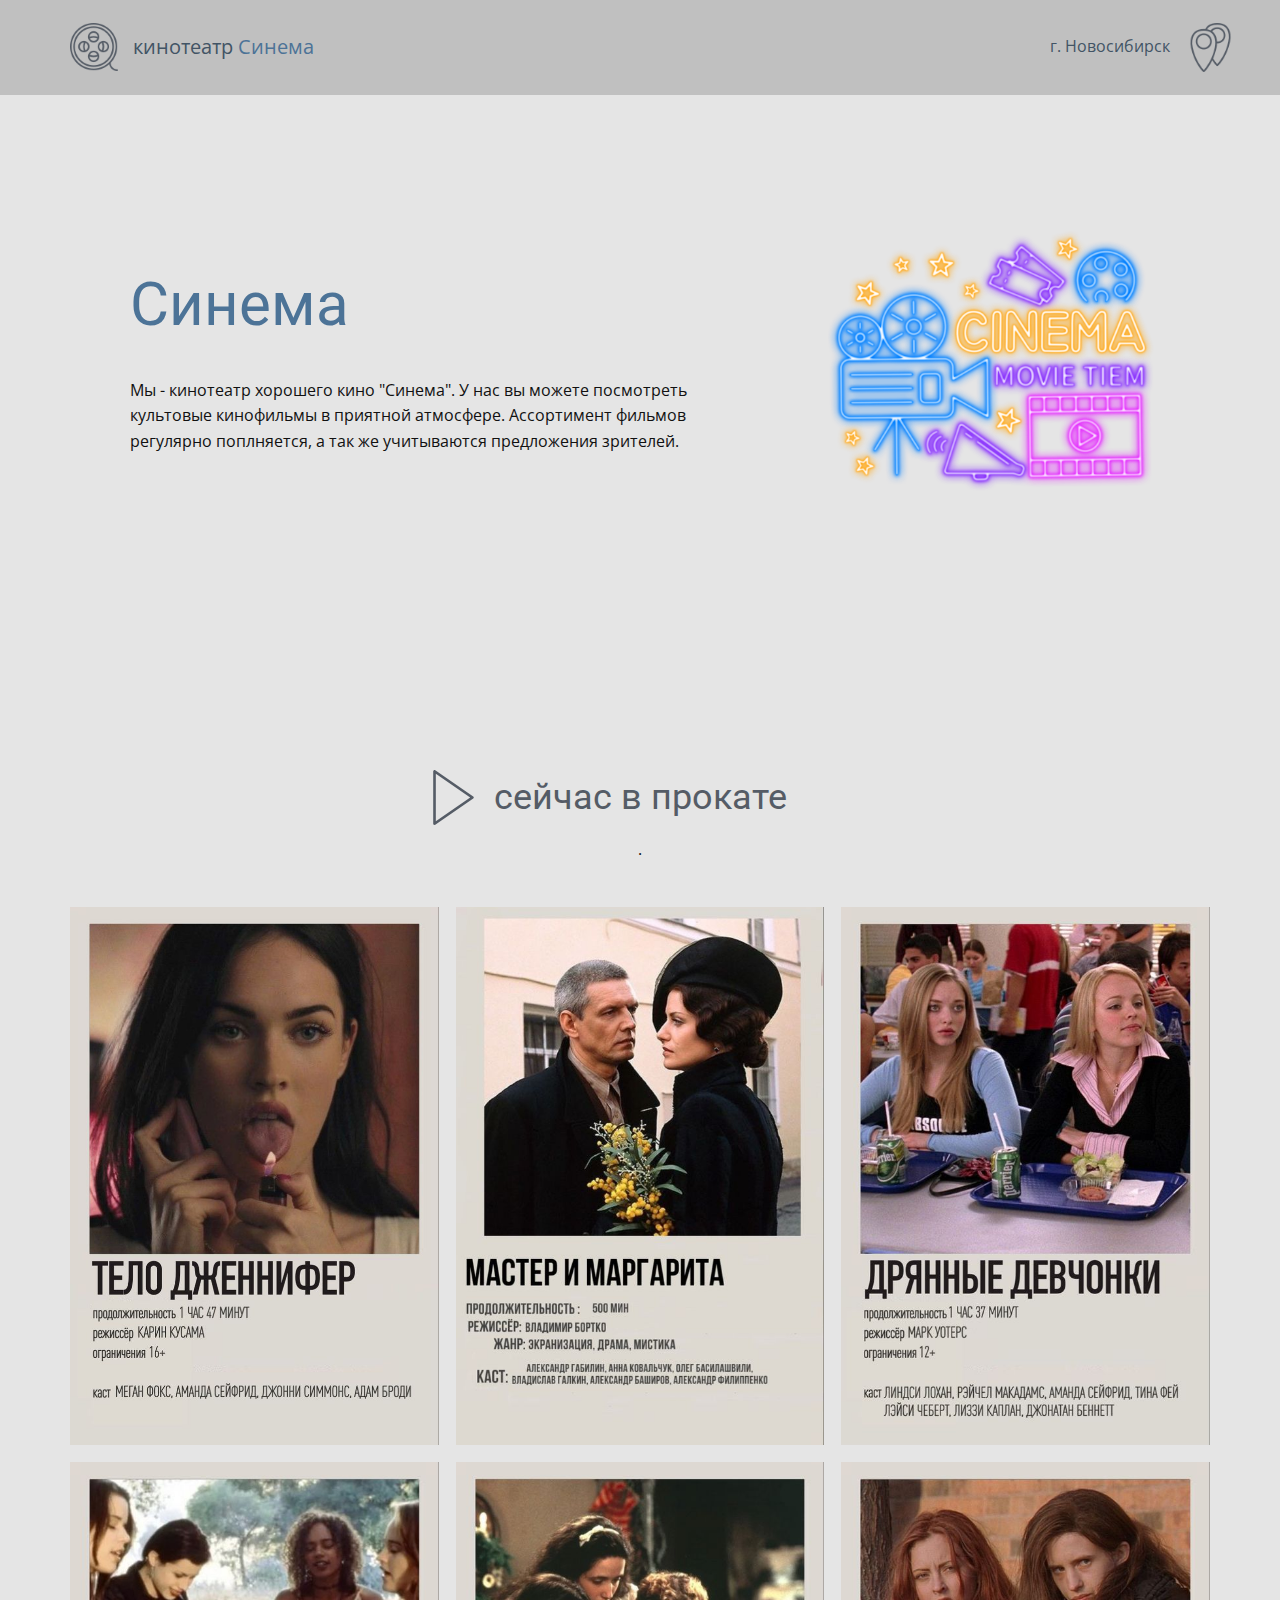
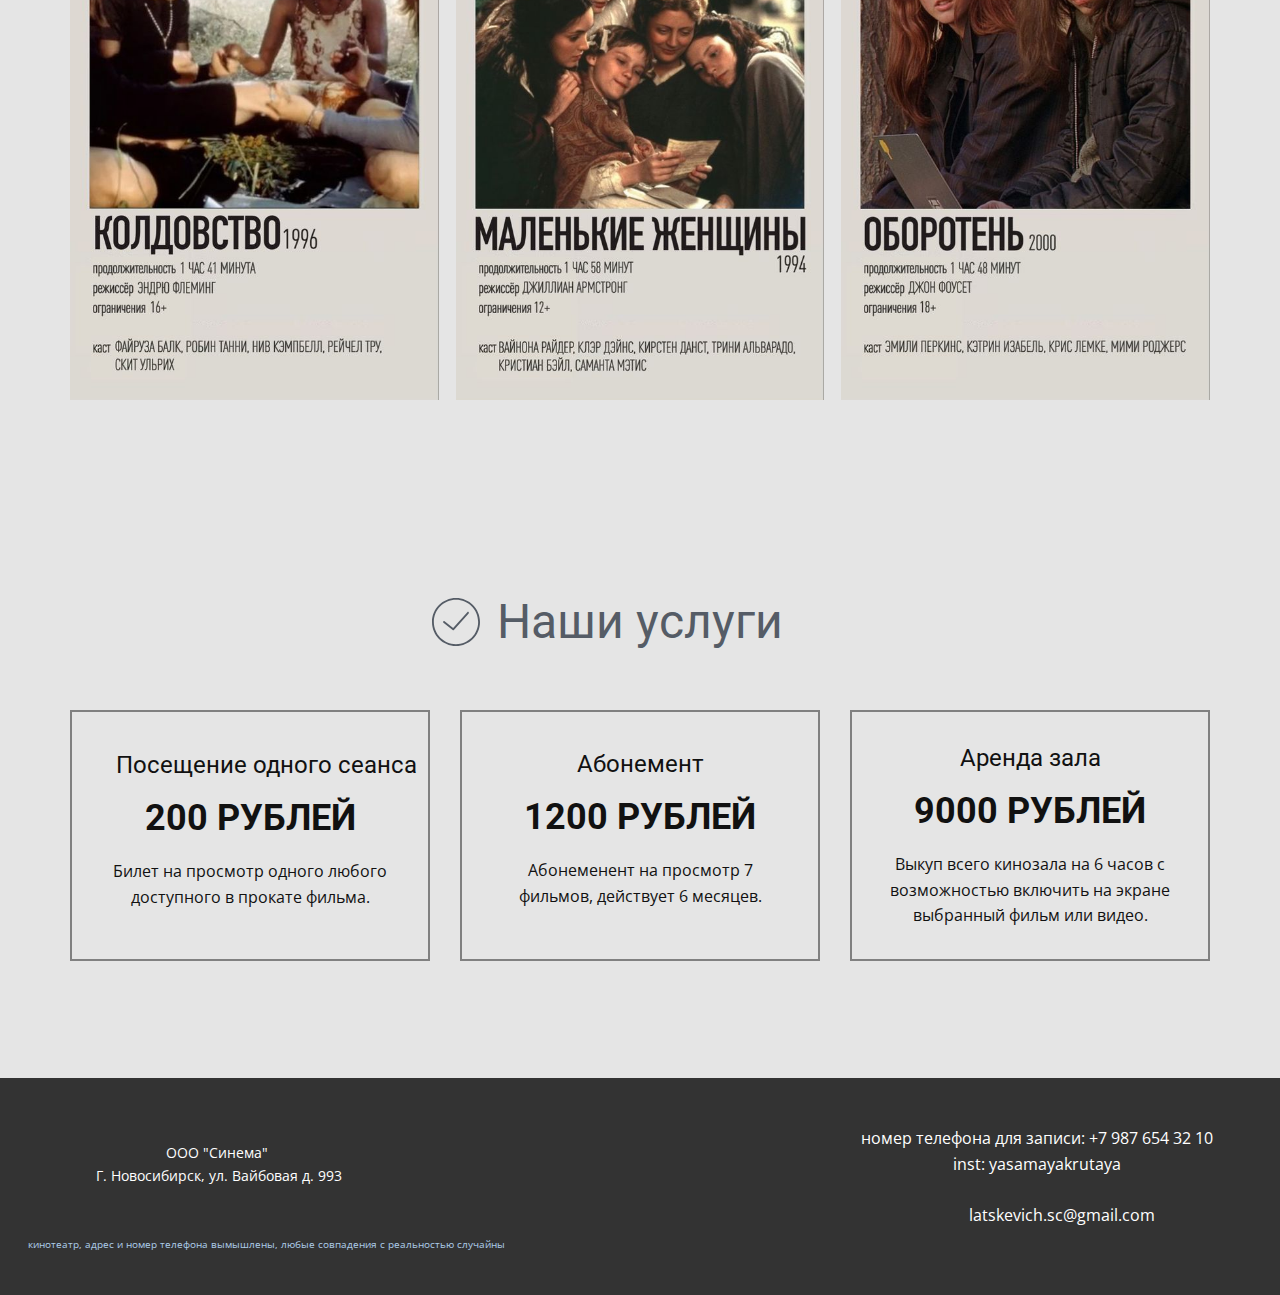
<file: index.html>
<!DOCTYPE html>
<html style="font-size: 16px;">
  <head>
    <meta name="viewport" content="width=device-width, initial-scale=1.0">
    <meta charset="utf-8">
    <meta name="keywords" content="Синема">
    <meta name="description" content="">
    <meta name="page_type" content="np-template-header-footer-from-plugin">
    <title>Главная</title>
    <link rel="stylesheet" href="nicepage.css" media="screen">
<link rel="stylesheet" href="Главная.css" media="screen">
    <script class="u-script" type="text/javascript" src="jquery.js" defer=""></script>
    <script class="u-script" type="text/javascript" src="nicepage.js" defer=""></script>
    <meta name="generator" content="Nicepage 4.8.2, nicepage.com">
    <link id="u-theme-google-font" rel="stylesheet" href="https://fonts.googleapis.com/css?family=Roboto:100,100i,300,300i,400,400i,500,500i,700,700i,900,900i|Open+Sans:300,300i,400,400i,500,500i,600,600i,700,700i,800,800i">
    
    
    
    
    <script type="application/ld+json">{
		"@context": "http://schema.org",
		"@type": "Organization",
		"name": ""
}</script>
    <meta name="theme-color" content="#478ac9">
    <meta property="og:title" content="Главная">
    <meta property="og:type" content="website">
  </head>
  <body data-home-page="Главная.html" data-home-page-title="Главная" class="u-body u-xl-mode"><header class="u-clearfix u-grey-25 u-header u-header" id="sec-9307"><div class="u-clearfix u-sheet u-valign-middle u-sheet-1"><span class="u-file-icon u-icon u-text-palette-5-dark-2 u-icon-1"><img src="images/1.png" alt=""></span><span class="u-file-icon u-icon u-text-palette-5-dark-2 u-icon-2"><img src="images/2.png" alt=""></span>
        <p class="u-text u-text-default u-text-palette-1-dark-2 u-text-1">
          <span style="font-size: 1rem;">г. Новосибирск</span>
        </p>
        <p class="u-text u-text-default u-text-palette-1-dark-1 u-text-2">
          <span class="u-text-palette-1-dark-2">кинотеатр </span>Синема
        </p>
      </div></header> 
    <section class="u-clearfix u-grey-10 u-section-1" id="sec-7bea">
      <div class="u-clearfix u-sheet u-sheet-1">
        <div class="u-clearfix u-expanded-width u-gutter-0 u-layout-spacing-vertical u-layout-wrap u-layout-wrap-1">
          <div class="u-layout">
            <div class="u-layout-row">
              <div class="u-align-left u-container-style u-layout-cell u-left-cell u-size-37 u-layout-cell-1">
                <div class="u-container-layout u-container-layout-1">
                  <h2 class="u-text u-text-default u-text-palette-1-dark-1 u-text-1">Синема</h2>
                  <p class="u-text u-text-2">Мы - кинотеатр хорошего кино "Синема". У нас вы можете посмотреть культовые кинофильмы в приятной атмосфере. Ассортимент фильмов регулярно поплняется, а так же учитываются предложения зрителей.&nbsp;</p>
                </div>
              </div>
              <div class="u-container-style u-image u-layout-cell u-right-cell u-size-23 u-image-1" src="" data-image-width="1200" data-image-height="1200">
                <div class="u-container-layout u-container-layout-2"></div>
              </div>
            </div>
          </div>
        </div>
      </div>
    </section>
    <section class="u-align-center u-clearfix u-grey-10 u-section-2" id="sec-c31f">
      <div class="u-clearfix u-sheet u-sheet-1"><span class="u-icon u-text-palette-5-dark-2 u-icon-1"><svg class="u-svg-link" preserveAspectRatio="xMidYMin slice" viewBox="0 0 41.999 41.999" style=""><use xmlns:xlink="http://www.w3.org/1999/xlink" xlink:href="#svg-3fa5"></use></svg><svg class="u-svg-content" viewBox="0 0 41.999 41.999" x="0px" y="0px" id="svg-3fa5" style="enable-background:new 0 0 41.999 41.999;"><path d="M36.068,20.176l-29-20C6.761-0.035,6.363-0.057,6.035,0.114C5.706,0.287,5.5,0.627,5.5,0.999v40
	c0,0.372,0.206,0.713,0.535,0.886c0.146,0.076,0.306,0.114,0.465,0.114c0.199,0,0.397-0.06,0.568-0.177l29-20
	c0.271-0.187,0.432-0.494,0.432-0.823S36.338,20.363,36.068,20.176z M7.5,39.095V2.904l26.239,18.096L7.5,39.095z"></path></svg></span>
        <h2 class="u-text u-text-default u-text-palette-5-dark-2 u-text-1">сейчас в прокате</h2>
        <p class="u-text u-text-2">.</p>
        <div class="u-expanded-width u-gallery u-layout-grid u-lightbox u-show-text-on-hover u-gallery-1">
          <div class="u-gallery-inner u-gallery-inner-1">
            <div class="u-effect-fade u-gallery-item">
              <div class="u-back-slide" data-image-width="736" data-image-height="1105">
                <img class="u-back-image u-expanded" src="images/22520e19-6f7a-71a0-3981-e8f25718d6b7.jpg">
              </div>
              <div class="u-over-slide u-shading u-over-slide-1">
                <h3 class="u-gallery-heading"></h3>
                <p class="u-gallery-text"></p>
              </div>
            </div>
            <div class="u-effect-fade u-gallery-item">
              <div class="u-back-slide" data-image-width="564" data-image-height="846">
                <img class="u-back-image u-expanded" src="images/bc2f17aa-0b00-e2ef-f65a-9e69cfaec9b8.jpg">
              </div>
              <div class="u-over-slide u-shading u-over-slide-2">
                <h3 class="u-gallery-heading"></h3>
                <p class="u-gallery-text"></p>
              </div>
            </div>
            <div class="u-effect-fade u-gallery-item">
              <div class="u-back-slide" data-image-width="564" data-image-height="847">
                <img class="u-back-image u-expanded" src="images/40391465-a959-09c8-d034-979a709990b1.jpg">
              </div>
              <div class="u-over-slide u-shading u-over-slide-3">
                <h3 class="u-gallery-heading"></h3>
                <p class="u-gallery-text"></p>
              </div>
            </div>
            <div class="u-effect-fade u-gallery-item">
              <div class="u-back-slide" data-image-width="564" data-image-height="847">
                <img class="u-back-image u-expanded" src="images/343fabb1-fac9-1a0e-0126-94d19e4f76bc.jpg">
              </div>
              <div class="u-over-slide u-shading u-over-slide-4">
                <h3 class="u-gallery-heading"></h3>
                <p class="u-gallery-text"></p>
              </div>
            </div>
            <div class="u-effect-fade u-gallery-item">
              <div class="u-back-slide" data-image-width="564" data-image-height="847">
                <img class="u-back-image u-expanded" src="images/2c619060-4d36-655b-8f18-26331d3ed058.jpg">
              </div>
              <div class="u-over-slide u-shading u-over-slide-5">
                <h3 class="u-gallery-heading"></h3>
                <p class="u-gallery-text"></p>
              </div>
            </div>
            <div class="u-effect-fade u-gallery-item">
              <div class="u-back-slide" data-image-width="564" data-image-height="847">
                <img class="u-back-image u-expanded" src="images/fd544c7af68edc12642f289d860ed4c7.jpg">
              </div>
              <div class="u-over-slide u-shading u-over-slide-6">
                <h3 class="u-gallery-heading"></h3>
                <p class="u-gallery-text"></p>
              </div>
            </div>
          </div>
        </div>
      </div>
    </section>
    <section class="u-align-center u-clearfix u-grey-10 u-section-3" id="sec-79df">
      <div class="u-clearfix u-sheet u-sheet-1">
        <h2 class="u-text u-text-palette-5-dark-2 u-text-1">Наши услуги </h2><span class="u-icon u-text-palette-5-dark-2 u-icon-1"><svg class="u-svg-link" preserveAspectRatio="xMidYMin slice" viewBox="0 0 52 52" style=""><use xmlns:xlink="http://www.w3.org/1999/xlink" xlink:href="#svg-d0a0"></use></svg><svg class="u-svg-content" viewBox="0 0 52 52" x="0px" y="0px" id="svg-d0a0" style="enable-background:new 0 0 52 52;"><g><path d="M26,0C11.664,0,0,11.663,0,26s11.664,26,26,26s26-11.663,26-26S40.336,0,26,0z M26,50C12.767,50,2,39.233,2,26
		S12.767,2,26,2s24,10.767,24,24S39.233,50,26,50z"></path><path d="M38.252,15.336l-15.369,17.29l-9.259-7.407c-0.43-0.345-1.061-0.274-1.405,0.156c-0.345,0.432-0.275,1.061,0.156,1.406
		l10,8C22.559,34.928,22.78,35,23,35c0.276,0,0.551-0.114,0.748-0.336l16-18c0.367-0.412,0.33-1.045-0.083-1.411
		C39.251,14.885,38.62,14.922,38.252,15.336z"></path>
</g></svg></span>
        <div class="u-clearfix u-expanded-width u-gutter-30 u-layout-wrap u-layout-wrap-1">
          <div class="u-gutter-0 u-layout">
            <div class="u-layout-row">
              <div class="u-align-center u-container-style u-layout-cell u-left-cell u-size-20 u-size-20-md u-layout-cell-1">
                <div class="u-border-2 u-border-grey-50 u-container-layout u-container-layout-1">
                  <h4 class="u-text u-text-2">Посещение одного сеанса</h4>
                  <h2 class="u-text u-text-3">200 рублей</h2>
                  <p class="u-text u-text-4">Билет на просмотр одного любого доступного в прокате фильма.</p>
                </div>
              </div>
              <div class="u-align-center u-container-style u-layout-cell u-size-20 u-size-20-md u-layout-cell-2">
                <div class="u-border-2 u-border-grey-50 u-container-layout u-container-layout-2">
                  <h4 class="u-text u-text-5">Абонемент</h4>
                  <h2 class="u-text u-text-6">1200 РУБЛЕЙ</h2>
                  <p class="u-text u-text-7">Абонеменент на просмотр 7 фильмов, действует 6 месяцев.</p>
                </div>
              </div>
              <div class="u-align-center u-container-style u-layout-cell u-right-cell u-size-20 u-size-20-md u-layout-cell-3">
                <div class="u-border-2 u-border-grey-50 u-container-layout u-container-layout-3">
                  <h4 class="u-text u-text-8">Аренда зала</h4>
                  <h2 class="u-text u-text-9">9000 РУБЛЕЙ</h2>
                  <p class="u-text u-text-10">Выкуп всего кинозала на 6 часов с возможностью включить на экране выбранный фильм или видео.</p>
                </div>
              </div>
            </div>
          </div>
        </div>
      </div>
    </section>
    
    
    <footer class="u-align-center u-clearfix u-footer u-grey-80 u-footer" id="sec-77c7"><a href="mailto:info@site.com" class="u-active-none u-bottom-left-radius-0 u-bottom-right-radius-0 u-btn u-btn-rectangle u-button-style u-hover-none u-none u-radius-0 u-text-grey-10 u-top-left-radius-0 u-top-right-radius-0 u-btn-1"> &nbsp;</a><p class="u-text u-text-1">номер телефона для записи: +7 987 654 32 10<br>inst: yasamayakrutaya<br>
        <br>
      </p><p class="u-small-text u-text u-text-variant u-text-2">ООО "Синема"&nbsp;<br>Г. Новосибирск, ул. Вайбовая д. 993
      </p><p class="u-text u-text-3">latskevich.sc@gmail.com</p><p class="u-text u-text-palette-1-light-2 u-text-4">кинотеатр, адрес и номер телефона вымышлены, любые совпадения с реальностью случайны</p></footer>
    <section class="u-backlink u-clearfix u-grey-80">
    </section>
  </body>
</html>
</file>
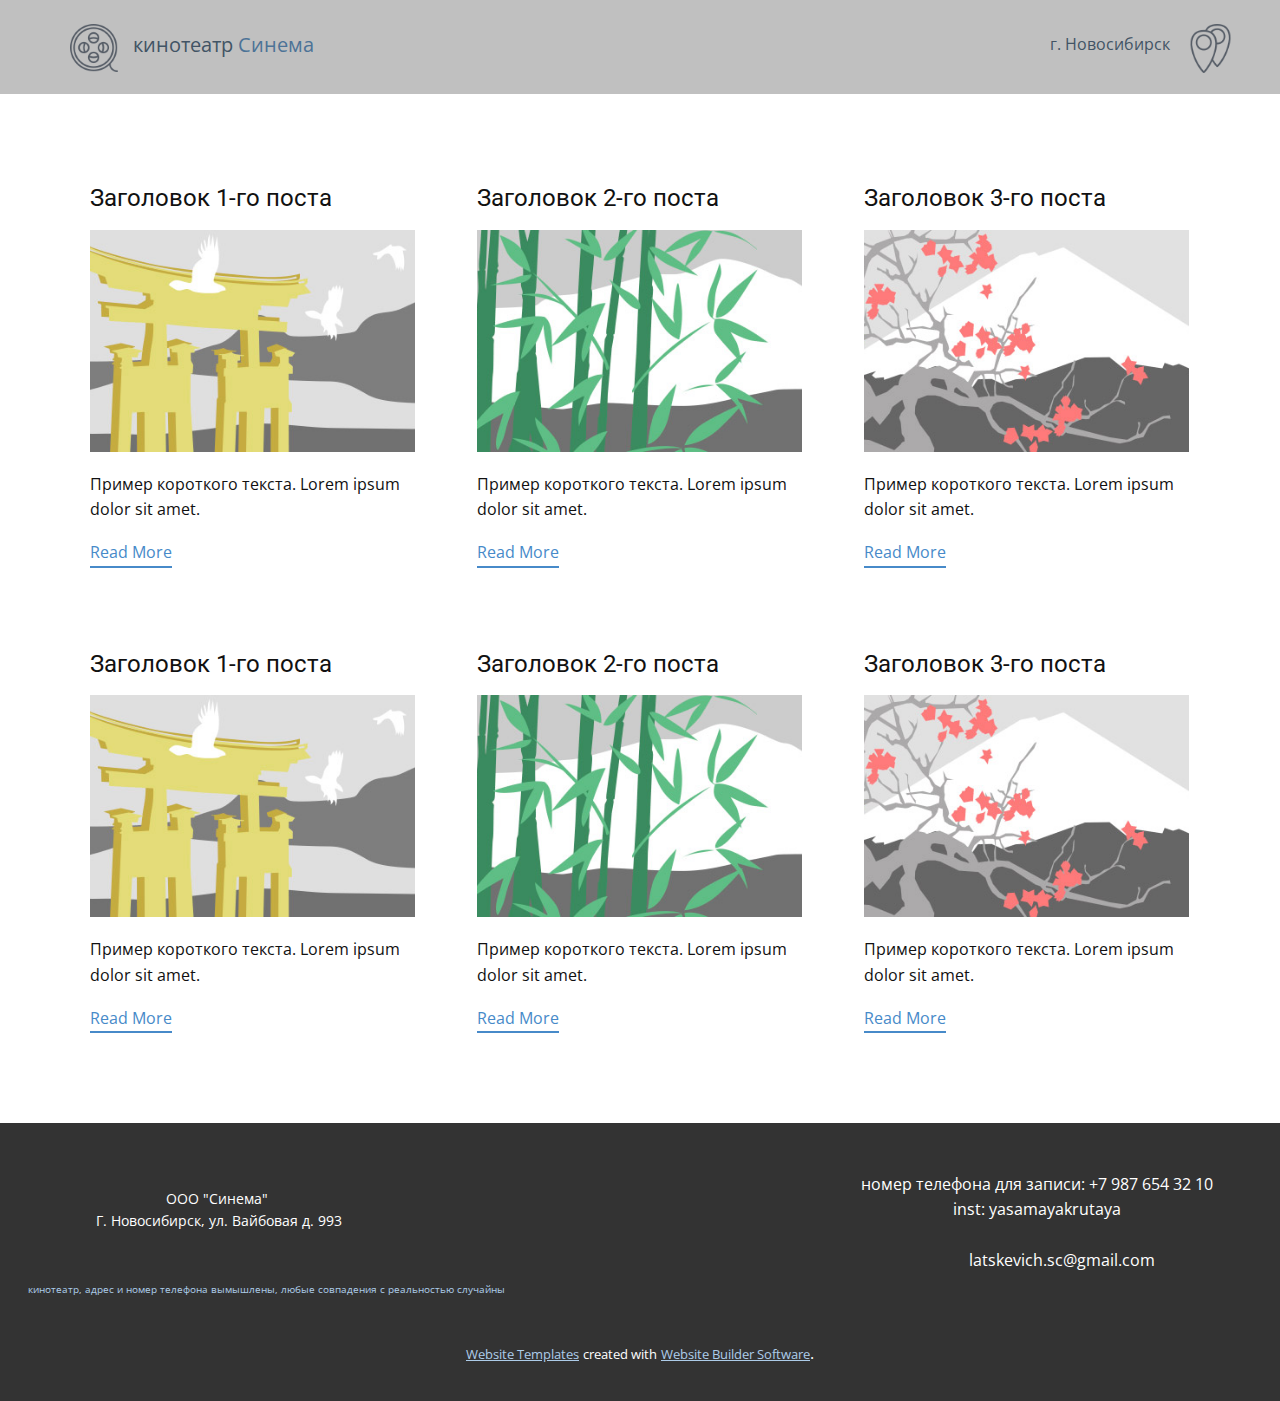
<file: blog.html>
<html style="font-size: 16px;"><head>
    <meta name="viewport" content="width=device-width, initial-scale=1.0">
    <meta charset="utf-8">
    <meta name="keywords" content="">
    <meta name="description" content="">
    <meta name="page_type" content="np-template-header-footer-from-plugin">
    <title>Blog Template</title>
    <link rel="stylesheet" href="../nicepage.css" media="screen">
<link rel="stylesheet" href="../Blog-Template.css" media="screen">
    <script class="u-script" type="text/javascript" src="../jquery.js" defer=""></script>
    <script class="u-script" type="text/javascript" src="../nicepage.js" defer=""></script>
    <meta name="generator" content="Nicepage 4.8.2, nicepage.com">
    <link id="u-theme-google-font" rel="stylesheet" href="https://fonts.googleapis.com/css?family=Roboto:100,100i,300,300i,400,400i,500,500i,700,700i,900,900i|Open+Sans:300,300i,400,400i,500,500i,600,600i,700,700i,800,800i">
    
    
    <script type="application/ld+json">{
		"@context": "http://schema.org",
		"@type": "Organization",
		"name": ""
}</script>
    <meta name="theme-color" content="#478ac9">
  </head>
  <body class="u-body u-xl-mode"><header class="u-clearfix u-grey-25 u-header u-header" id="sec-9307"><div class="u-clearfix u-sheet u-valign-middle u-sheet-1"><span class="u-file-icon u-icon u-text-palette-5-dark-2 u-icon-1"><img src="../images/1.png" alt=""></span><span class="u-file-icon u-icon u-text-palette-5-dark-2 u-icon-2"><img src="../images/2.png" alt=""></span>
        <p class="u-text u-text-default u-text-palette-1-dark-2 u-text-1">
          <span style="font-size: 1rem;">г. Новосибирск</span>
        </p>
        <p class="u-text u-text-default u-text-palette-1-dark-1 u-text-2">
          <span class="u-text-palette-1-dark-2">кинотеатр </span>Синема
        </p>
      </div></header>
    <section class="u-clearfix u-section-1" id="sec-1311">
      <div class="u-clearfix u-sheet u-valign-middle u-sheet-1"><!--blog--><!--blog_options_json--><!--{"type":"Recent","source":"","tags":"","count":""}--><!--/blog_options_json-->
        <div class="u-blog u-expanded-width u-repeater u-repeater-1"><!--blog_post-->
          <div class="u-blog-post u-container-style u-repeater-item u-white u-repeater-item-1">
            <div class="u-container-layout u-similar-container u-valign-top u-container-layout-1"><!--blog_post_header-->
              <h4 class="u-blog-control u-text u-text-1">
                <a class="u-post-header-link" href="../blog/пост-5.html"><!--blog_post_header_content-->Заголовок 1-го поста<!--/blog_post_header_content--></a>
              </h4><!--/blog_post_header--><!--blog_post_image-->
              <a class="u-post-header-link" href="../blog/пост-5.html"><img alt="" class="u-blog-control u-expanded-width u-image u-image-default u-image-1" src="[data-uri]"></a><!--/blog_post_image--><!--blog_post_content-->
              <div class="u-blog-control u-post-content u-text u-text-2 fr-view">Пример короткого текста. Lorem ipsum dolor sit amet.</div><!--/blog_post_content--><!--blog_post_readmore-->
              <a href="../blog/пост-5.html" class="u-blog-control u-border-2 u-border-palette-1-base u-btn u-btn-rectangle u-button-style u-none u-btn-1"><!--blog_post_readmore_content--><!--options_json--><!--{"content":"Read More","defaultValue":"Читать дальше"}--><!--/options_json-->Read More<!--/blog_post_readmore_content--></a><!--/blog_post_readmore-->
            </div>
          </div><div class="u-blog-post u-container-style u-repeater-item u-video-cover u-white">
            <div class="u-container-layout u-similar-container u-valign-top u-container-layout-2"><!--blog_post_header-->
              <h4 class="u-blog-control u-text u-text-3">
                <a class="u-post-header-link" href="../blog/пост-4.html"><!--blog_post_header_content-->Заголовок 2-го поста<!--/blog_post_header_content--></a>
              </h4><!--/blog_post_header--><!--blog_post_image-->
              <a class="u-post-header-link" href="../blog/пост-4.html"><img alt="" class="u-blog-control u-expanded-width u-image u-image-default u-image-2" src="[data-uri]"></a><!--/blog_post_image--><!--blog_post_content-->
              <div class="u-blog-control u-post-content u-text u-text-4 fr-view">Пример короткого текста. Lorem ipsum dolor sit amet.</div><!--/blog_post_content--><!--blog_post_readmore-->
              <a href="../blog/пост-4.html" class="u-blog-control u-border-2 u-border-palette-1-base u-btn u-btn-rectangle u-button-style u-none u-btn-2"><!--blog_post_readmore_content--><!--options_json--><!--{"content":"Read More","defaultValue":"Читать дальше"}--><!--/options_json-->Read More<!--/blog_post_readmore_content--></a><!--/blog_post_readmore-->
            </div>
          </div><div class="u-blog-post u-container-style u-repeater-item u-video-cover u-white">
            <div class="u-container-layout u-similar-container u-valign-top u-container-layout-3"><!--blog_post_header-->
              <h4 class="u-blog-control u-text u-text-5">
                <a class="u-post-header-link" href="../blog/пост-3.html"><!--blog_post_header_content-->Заголовок 3-го поста<!--/blog_post_header_content--></a>
              </h4><!--/blog_post_header--><!--blog_post_image-->
              <a class="u-post-header-link" href="../blog/пост-3.html"><img alt="" class="u-blog-control u-expanded-width u-image u-image-default u-image-3" src="[data-uri]"></a><!--/blog_post_image--><!--blog_post_content-->
              <div class="u-blog-control u-post-content u-text u-text-6 fr-view">Пример короткого текста. Lorem ipsum dolor sit amet.</div><!--/blog_post_content--><!--blog_post_readmore-->
              <a href="../blog/пост-3.html" class="u-blog-control u-border-2 u-border-palette-1-base u-btn u-btn-rectangle u-button-style u-none u-btn-3"><!--blog_post_readmore_content--><!--options_json--><!--{"content":"Read More","defaultValue":"Читать дальше"}--><!--/options_json-->Read More<!--/blog_post_readmore_content--></a><!--/blog_post_readmore-->
            </div>
          </div><div class="u-blog-post u-container-style u-repeater-item u-white u-repeater-item-1">
            <div class="u-container-layout u-similar-container u-valign-top u-container-layout-1"><!--blog_post_header-->
              <h4 class="u-blog-control u-text u-text-1">
                <a class="u-post-header-link" href="../blog/пост-2.html"><!--blog_post_header_content-->Заголовок 1-го поста<!--/blog_post_header_content--></a>
              </h4><!--/blog_post_header--><!--blog_post_image-->
              <a class="u-post-header-link" href="../blog/пост-2.html"><img alt="" class="u-blog-control u-expanded-width u-image u-image-default u-image-1" src="[data-uri]"></a><!--/blog_post_image--><!--blog_post_content-->
              <div class="u-blog-control u-post-content u-text u-text-2 fr-view">Пример короткого текста. Lorem ipsum dolor sit amet.</div><!--/blog_post_content--><!--blog_post_readmore-->
              <a href="../blog/пост-2.html" class="u-blog-control u-border-2 u-border-palette-1-base u-btn u-btn-rectangle u-button-style u-none u-btn-1"><!--blog_post_readmore_content--><!--options_json--><!--{"content":"Read More","defaultValue":"Читать дальше"}--><!--/options_json-->Read More<!--/blog_post_readmore_content--></a><!--/blog_post_readmore-->
            </div>
          </div><div class="u-blog-post u-container-style u-repeater-item u-video-cover u-white">
            <div class="u-container-layout u-similar-container u-valign-top u-container-layout-2"><!--blog_post_header-->
              <h4 class="u-blog-control u-text u-text-3">
                <a class="u-post-header-link" href="../blog/пост-1.html"><!--blog_post_header_content-->Заголовок 2-го поста<!--/blog_post_header_content--></a>
              </h4><!--/blog_post_header--><!--blog_post_image-->
              <a class="u-post-header-link" href="../blog/пост-1.html"><img alt="" class="u-blog-control u-expanded-width u-image u-image-default u-image-2" src="[data-uri]"></a><!--/blog_post_image--><!--blog_post_content-->
              <div class="u-blog-control u-post-content u-text u-text-4 fr-view">Пример короткого текста. Lorem ipsum dolor sit amet.</div><!--/blog_post_content--><!--blog_post_readmore-->
              <a href="../blog/пост-1.html" class="u-blog-control u-border-2 u-border-palette-1-base u-btn u-btn-rectangle u-button-style u-none u-btn-2"><!--blog_post_readmore_content--><!--options_json--><!--{"content":"Read More","defaultValue":"Читать дальше"}--><!--/options_json-->Read More<!--/blog_post_readmore_content--></a><!--/blog_post_readmore-->
            </div>
          </div><div class="u-blog-post u-container-style u-repeater-item u-video-cover u-white">
            <div class="u-container-layout u-similar-container u-valign-top u-container-layout-3"><!--blog_post_header-->
              <h4 class="u-blog-control u-text u-text-5">
                <a class="u-post-header-link" href="../blog/пост.html"><!--blog_post_header_content-->Заголовок 3-го поста<!--/blog_post_header_content--></a>
              </h4><!--/blog_post_header--><!--blog_post_image-->
              <a class="u-post-header-link" href="../blog/пост.html"><img alt="" class="u-blog-control u-expanded-width u-image u-image-default u-image-3" src="[data-uri]"></a><!--/blog_post_image--><!--blog_post_content-->
              <div class="u-blog-control u-post-content u-text u-text-6 fr-view">Пример короткого текста. Lorem ipsum dolor sit amet.</div><!--/blog_post_content--><!--blog_post_readmore-->
              <a href="../blog/пост.html" class="u-blog-control u-border-2 u-border-palette-1-base u-btn u-btn-rectangle u-button-style u-none u-btn-3"><!--blog_post_readmore_content--><!--options_json--><!--{"content":"Read More","defaultValue":"Читать дальше"}--><!--/options_json-->Read More<!--/blog_post_readmore_content--></a><!--/blog_post_readmore-->
            </div>
          </div><!--/blog_post--><!--blog_post-->
          <!--/blog_post--><!--blog_post-->
          <!--/blog_post-->
        </div><!--/blog-->
      </div>
    </section>
    
    
    <footer class="u-align-center u-clearfix u-footer u-grey-80 u-footer" id="sec-77c7"><a href="../mailto:info@site.com" class="u-active-none u-bottom-left-radius-0 u-bottom-right-radius-0 u-btn u-btn-rectangle u-button-style u-hover-none u-none u-radius-0 u-text-grey-10 u-top-left-radius-0 u-top-right-radius-0 u-btn-1"> &nbsp;</a><p class="u-text u-text-1">номер телефона для записи: +7 987 654 32 10<br>inst: yasamayakrutaya<br>
        <br>
      </p><p class="u-small-text u-text u-text-variant u-text-2">ООО "Синема"&nbsp;<br>Г. Новосибирск, ул. Вайбовая д. 993
      </p><p class="u-text u-text-3">latskevich.sc@gmail.com</p><p class="u-text u-text-palette-1-light-2 u-text-4">кинотеатр, адрес и номер телефона вымышлены, любые совпадения с реальностью случайны</p></footer>
    <section class="u-backlink u-clearfix u-grey-80">
      <a class="u-link" href="https://nicepage.com/website-templates" target="_blank">
        <span>Website Templates</span>
      </a>
      <p class="u-text">
        <span>created with</span>
      </p>
      <a class="u-link" href="" target="_blank">
        <span>Website Builder Software</span>
      </a>. 
    </section>
  
</body></html>
</file>
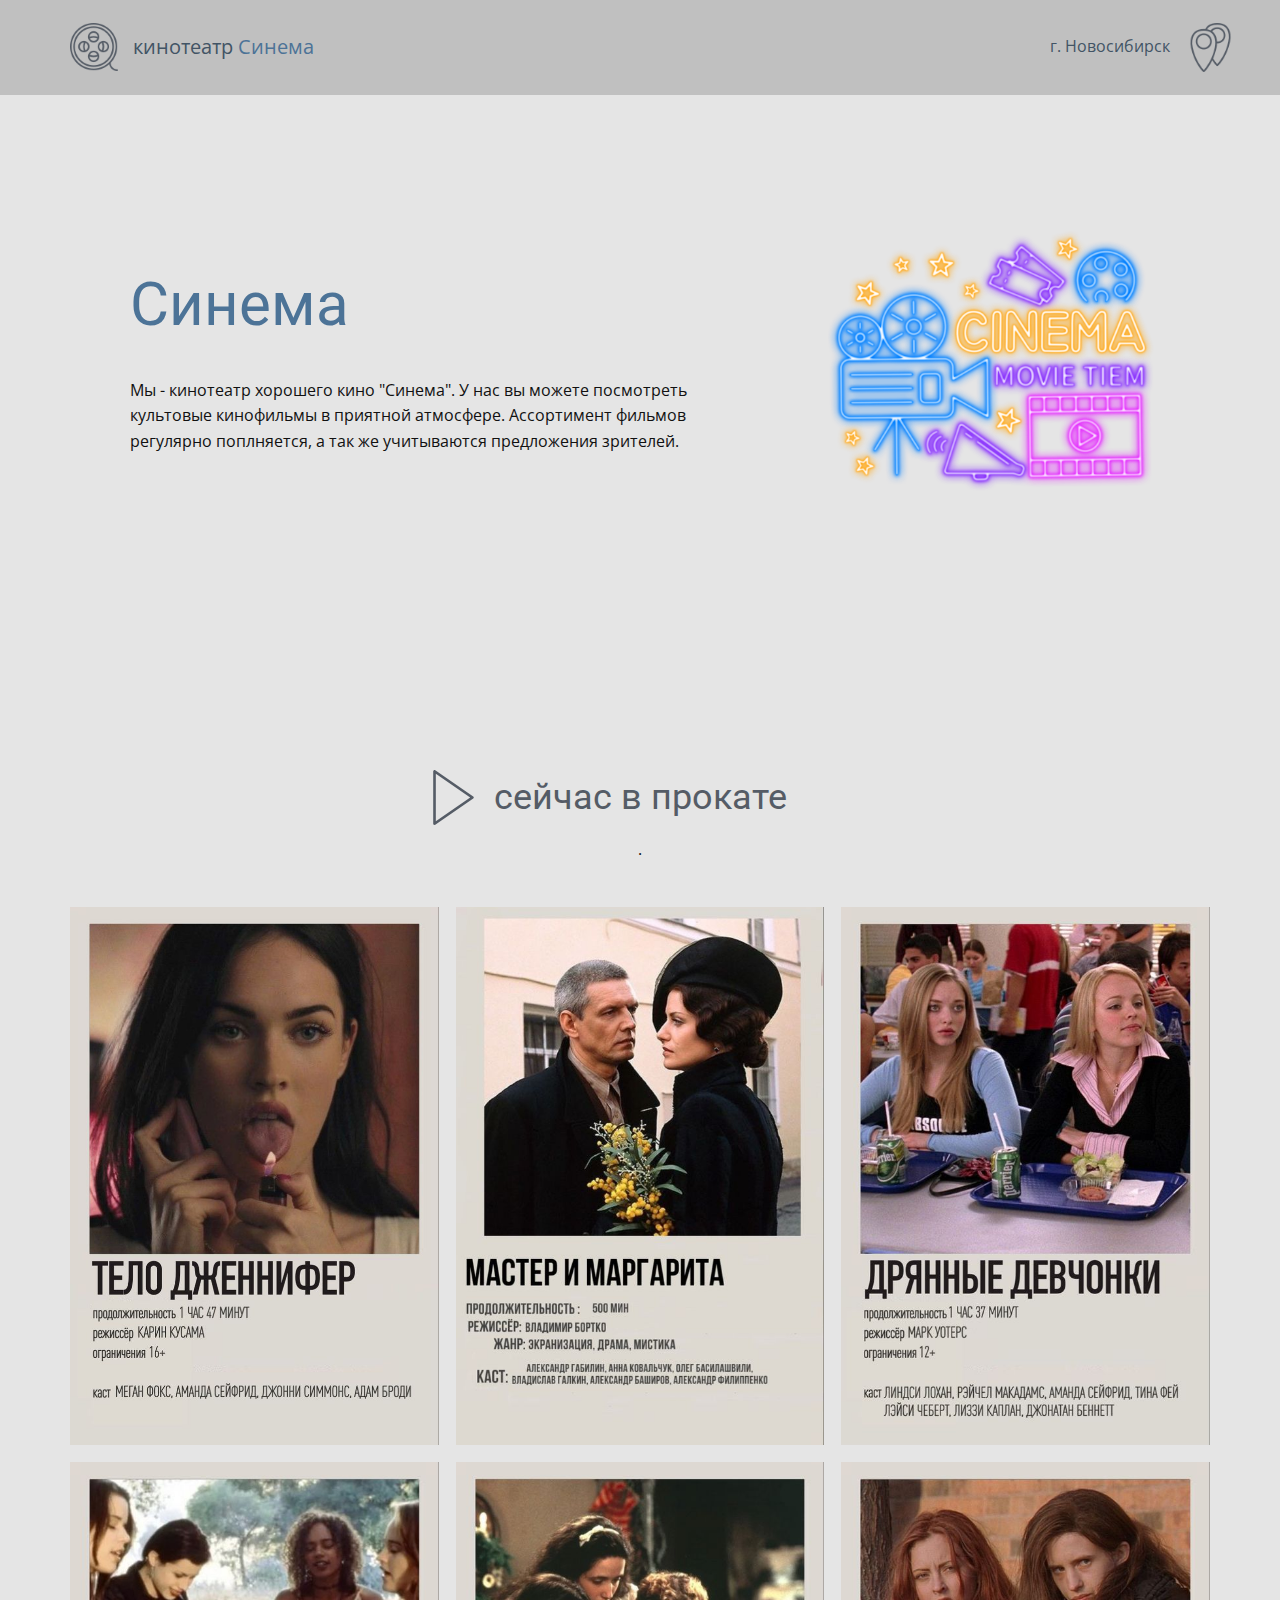
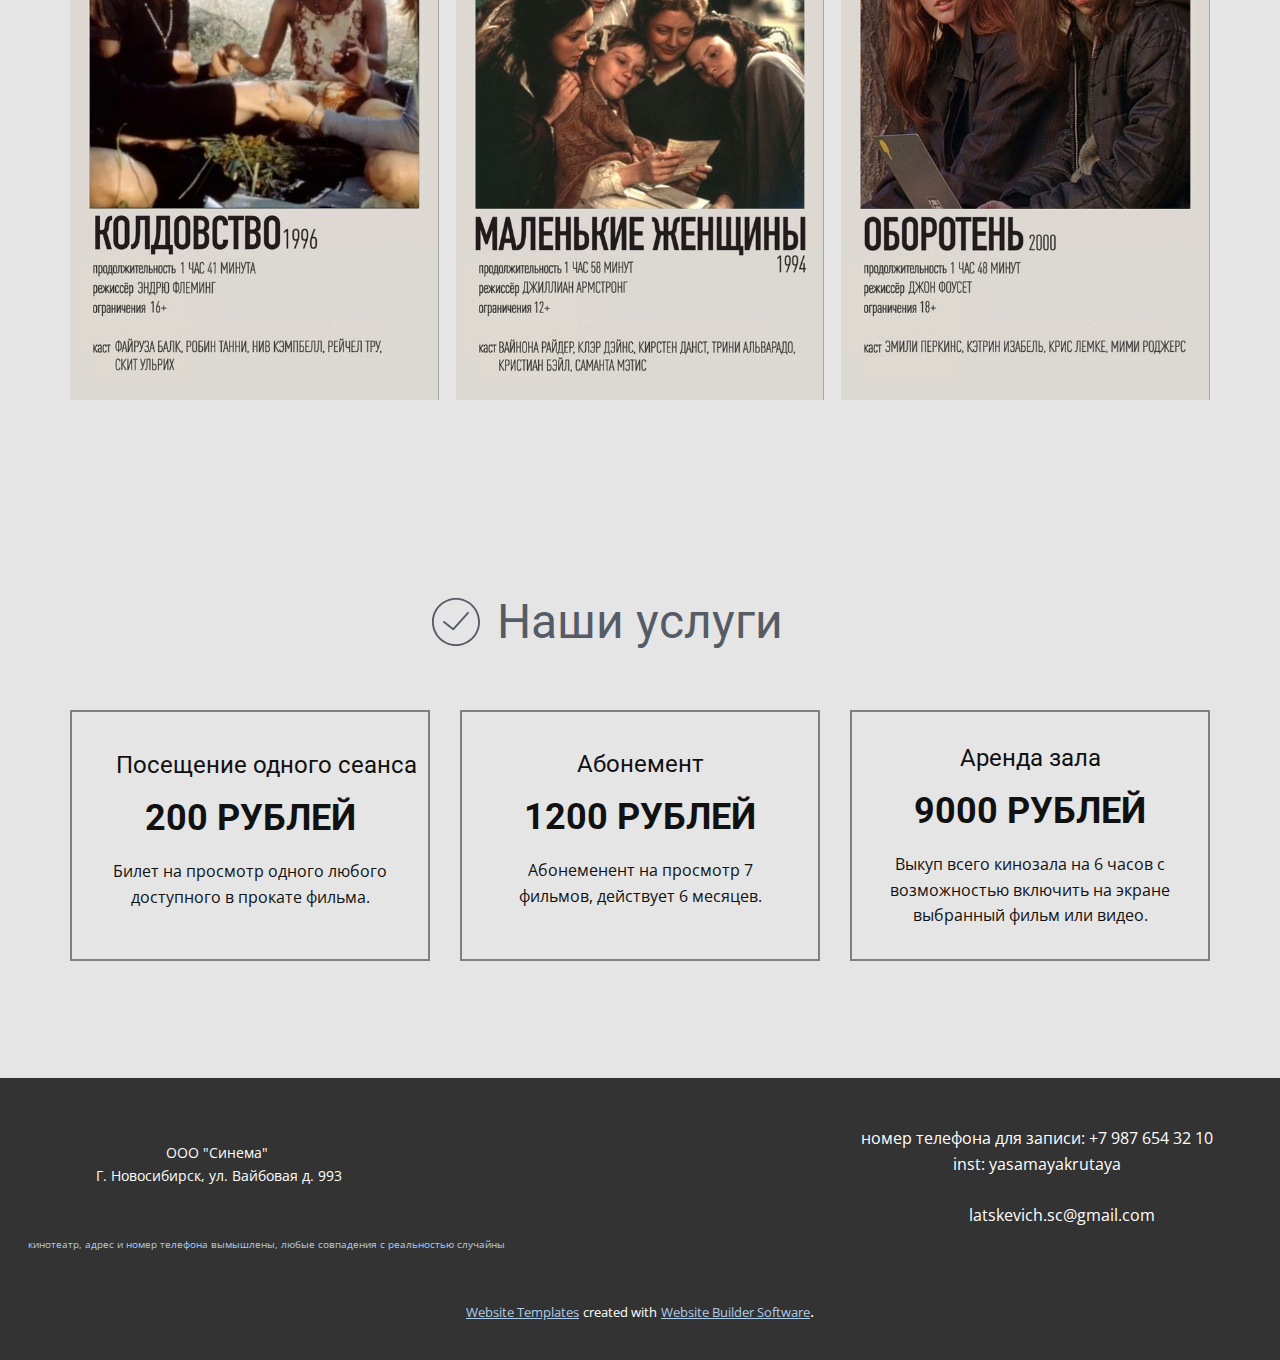
<file: Главная.html>
<!DOCTYPE html>
<html style="font-size: 16px;">
  <head>
    <meta name="viewport" content="width=device-width, initial-scale=1.0">
    <meta charset="utf-8">
    <meta name="keywords" content="Синема">
    <meta name="description" content="">
    <meta name="page_type" content="np-template-header-footer-from-plugin">
    <title>Главная</title>
    <link rel="stylesheet" href="nicepage.css" media="screen">
<link rel="stylesheet" href="Главная.css" media="screen">
    <script class="u-script" type="text/javascript" src="jquery.js" defer=""></script>
    <script class="u-script" type="text/javascript" src="nicepage.js" defer=""></script>
    <meta name="generator" content="Nicepage 4.8.2, nicepage.com">
    <link id="u-theme-google-font" rel="stylesheet" href="https://fonts.googleapis.com/css?family=Roboto:100,100i,300,300i,400,400i,500,500i,700,700i,900,900i|Open+Sans:300,300i,400,400i,500,500i,600,600i,700,700i,800,800i">
    
    
    
    
    <script type="application/ld+json">{
		"@context": "http://schema.org",
		"@type": "Organization",
		"name": ""
}</script>
    <meta name="theme-color" content="#478ac9">
    <meta property="og:title" content="Главная">
    <meta property="og:type" content="website">
  </head>
  <body class="u-body u-xl-mode"><header class="u-clearfix u-grey-25 u-header u-header" id="sec-9307"><div class="u-clearfix u-sheet u-valign-middle u-sheet-1"><span class="u-file-icon u-icon u-text-palette-5-dark-2 u-icon-1"><img src="images/1.png" alt=""></span><span class="u-file-icon u-icon u-text-palette-5-dark-2 u-icon-2"><img src="images/2.png" alt=""></span>
        <p class="u-text u-text-default u-text-palette-1-dark-2 u-text-1">
          <span style="font-size: 1rem;">г. Новосибирск</span>
        </p>
        <p class="u-text u-text-default u-text-palette-1-dark-1 u-text-2">
          <span class="u-text-palette-1-dark-2">кинотеатр </span>Синема
        </p>
      </div></header> 
    <section class="u-clearfix u-grey-10 u-section-1" id="sec-7bea">
      <div class="u-clearfix u-sheet u-sheet-1">
        <div class="u-clearfix u-expanded-width u-gutter-0 u-layout-spacing-vertical u-layout-wrap u-layout-wrap-1">
          <div class="u-layout">
            <div class="u-layout-row">
              <div class="u-align-left u-container-style u-layout-cell u-left-cell u-size-37 u-layout-cell-1">
                <div class="u-container-layout u-container-layout-1">
                  <h2 class="u-text u-text-default u-text-palette-1-dark-1 u-text-1">Синема</h2>
                  <p class="u-text u-text-2">Мы - кинотеатр хорошего кино "Синема". У нас вы можете посмотреть культовые кинофильмы в приятной атмосфере. Ассортимент фильмов регулярно поплняется, а так же учитываются предложения зрителей.&nbsp;</p>
                </div>
              </div>
              <div class="u-container-style u-image u-layout-cell u-right-cell u-size-23 u-image-1" src="" data-image-width="1200" data-image-height="1200">
                <div class="u-container-layout u-container-layout-2"></div>
              </div>
            </div>
          </div>
        </div>
      </div>
    </section>
    <section class="u-align-center u-clearfix u-grey-10 u-section-2" id="sec-c31f">
      <div class="u-clearfix u-sheet u-sheet-1"><span class="u-icon u-text-palette-5-dark-2 u-icon-1"><svg class="u-svg-link" preserveAspectRatio="xMidYMin slice" viewBox="0 0 41.999 41.999" style=""><use xmlns:xlink="http://www.w3.org/1999/xlink" xlink:href="#svg-3fa5"></use></svg><svg class="u-svg-content" viewBox="0 0 41.999 41.999" x="0px" y="0px" id="svg-3fa5" style="enable-background:new 0 0 41.999 41.999;"><path d="M36.068,20.176l-29-20C6.761-0.035,6.363-0.057,6.035,0.114C5.706,0.287,5.5,0.627,5.5,0.999v40
	c0,0.372,0.206,0.713,0.535,0.886c0.146,0.076,0.306,0.114,0.465,0.114c0.199,0,0.397-0.06,0.568-0.177l29-20
	c0.271-0.187,0.432-0.494,0.432-0.823S36.338,20.363,36.068,20.176z M7.5,39.095V2.904l26.239,18.096L7.5,39.095z"></path></svg></span>
        <h2 class="u-text u-text-default u-text-palette-5-dark-2 u-text-1">сейчас в прокате</h2>
        <p class="u-text u-text-2">.</p>
        <div class="u-expanded-width u-gallery u-layout-grid u-lightbox u-show-text-on-hover u-gallery-1">
          <div class="u-gallery-inner u-gallery-inner-1">
            <div class="u-effect-fade u-gallery-item">
              <div class="u-back-slide" data-image-width="736" data-image-height="1105">
                <img class="u-back-image u-expanded" src="images/22520e19-6f7a-71a0-3981-e8f25718d6b7.jpg">
              </div>
              <div class="u-over-slide u-shading u-over-slide-1">
                <h3 class="u-gallery-heading"></h3>
                <p class="u-gallery-text"></p>
              </div>
            </div>
            <div class="u-effect-fade u-gallery-item">
              <div class="u-back-slide" data-image-width="564" data-image-height="846">
                <img class="u-back-image u-expanded" src="images/bc2f17aa-0b00-e2ef-f65a-9e69cfaec9b8.jpg">
              </div>
              <div class="u-over-slide u-shading u-over-slide-2">
                <h3 class="u-gallery-heading"></h3>
                <p class="u-gallery-text"></p>
              </div>
            </div>
            <div class="u-effect-fade u-gallery-item">
              <div class="u-back-slide" data-image-width="564" data-image-height="847">
                <img class="u-back-image u-expanded" src="images/40391465-a959-09c8-d034-979a709990b1.jpg">
              </div>
              <div class="u-over-slide u-shading u-over-slide-3">
                <h3 class="u-gallery-heading"></h3>
                <p class="u-gallery-text"></p>
              </div>
            </div>
            <div class="u-effect-fade u-gallery-item">
              <div class="u-back-slide" data-image-width="564" data-image-height="847">
                <img class="u-back-image u-expanded" src="images/343fabb1-fac9-1a0e-0126-94d19e4f76bc.jpg">
              </div>
              <div class="u-over-slide u-shading u-over-slide-4">
                <h3 class="u-gallery-heading"></h3>
                <p class="u-gallery-text"></p>
              </div>
            </div>
            <div class="u-effect-fade u-gallery-item">
              <div class="u-back-slide" data-image-width="564" data-image-height="847">
                <img class="u-back-image u-expanded" src="images/2c619060-4d36-655b-8f18-26331d3ed058.jpg">
              </div>
              <div class="u-over-slide u-shading u-over-slide-5">
                <h3 class="u-gallery-heading"></h3>
                <p class="u-gallery-text"></p>
              </div>
            </div>
            <div class="u-effect-fade u-gallery-item">
              <div class="u-back-slide" data-image-width="564" data-image-height="847">
                <img class="u-back-image u-expanded" src="images/fd544c7af68edc12642f289d860ed4c7.jpg">
              </div>
              <div class="u-over-slide u-shading u-over-slide-6">
                <h3 class="u-gallery-heading"></h3>
                <p class="u-gallery-text"></p>
              </div>
            </div>
          </div>
        </div>
      </div>
    </section>
    <section class="u-align-center u-clearfix u-grey-10 u-section-3" id="sec-79df">
      <div class="u-clearfix u-sheet u-sheet-1">
        <h2 class="u-text u-text-palette-5-dark-2 u-text-1">Наши услуги </h2><span class="u-icon u-text-palette-5-dark-2 u-icon-1"><svg class="u-svg-link" preserveAspectRatio="xMidYMin slice" viewBox="0 0 52 52" style=""><use xmlns:xlink="http://www.w3.org/1999/xlink" xlink:href="#svg-d0a0"></use></svg><svg class="u-svg-content" viewBox="0 0 52 52" x="0px" y="0px" id="svg-d0a0" style="enable-background:new 0 0 52 52;"><g><path d="M26,0C11.664,0,0,11.663,0,26s11.664,26,26,26s26-11.663,26-26S40.336,0,26,0z M26,50C12.767,50,2,39.233,2,26
		S12.767,2,26,2s24,10.767,24,24S39.233,50,26,50z"></path><path d="M38.252,15.336l-15.369,17.29l-9.259-7.407c-0.43-0.345-1.061-0.274-1.405,0.156c-0.345,0.432-0.275,1.061,0.156,1.406
		l10,8C22.559,34.928,22.78,35,23,35c0.276,0,0.551-0.114,0.748-0.336l16-18c0.367-0.412,0.33-1.045-0.083-1.411
		C39.251,14.885,38.62,14.922,38.252,15.336z"></path>
</g></svg></span>
        <div class="u-clearfix u-expanded-width u-gutter-30 u-layout-wrap u-layout-wrap-1">
          <div class="u-gutter-0 u-layout">
            <div class="u-layout-row">
              <div class="u-align-center u-container-style u-layout-cell u-left-cell u-size-20 u-size-20-md u-layout-cell-1">
                <div class="u-border-2 u-border-grey-50 u-container-layout u-container-layout-1">
                  <h4 class="u-text u-text-2">Посещение одного сеанса</h4>
                  <h2 class="u-text u-text-3">200 рублей</h2>
                  <p class="u-text u-text-4">Билет на просмотр одного любого доступного в прокате фильма.</p>
                </div>
              </div>
              <div class="u-align-center u-container-style u-layout-cell u-size-20 u-size-20-md u-layout-cell-2">
                <div class="u-border-2 u-border-grey-50 u-container-layout u-container-layout-2">
                  <h4 class="u-text u-text-5">Абонемент</h4>
                  <h2 class="u-text u-text-6">1200 РУБЛЕЙ</h2>
                  <p class="u-text u-text-7">Абонеменент на просмотр 7 фильмов, действует 6 месяцев.</p>
                </div>
              </div>
              <div class="u-align-center u-container-style u-layout-cell u-right-cell u-size-20 u-size-20-md u-layout-cell-3">
                <div class="u-border-2 u-border-grey-50 u-container-layout u-container-layout-3">
                  <h4 class="u-text u-text-8">Аренда зала</h4>
                  <h2 class="u-text u-text-9">9000 РУБЛЕЙ</h2>
                  <p class="u-text u-text-10">Выкуп всего кинозала на 6 часов с возможностью включить на экране выбранный фильм или видео.</p>
                </div>
              </div>
            </div>
          </div>
        </div>
      </div>
    </section>
    
    
    <footer class="u-align-center u-clearfix u-footer u-grey-80 u-footer" id="sec-77c7"><a href="mailto:info@site.com" class="u-active-none u-bottom-left-radius-0 u-bottom-right-radius-0 u-btn u-btn-rectangle u-button-style u-hover-none u-none u-radius-0 u-text-grey-10 u-top-left-radius-0 u-top-right-radius-0 u-btn-1"> &nbsp;</a><p class="u-text u-text-1">номер телефона для записи: +7 987 654 32 10<br>inst: yasamayakrutaya<br>
        <br>
      </p><p class="u-small-text u-text u-text-variant u-text-2">ООО "Синема"&nbsp;<br>Г. Новосибирск, ул. Вайбовая д. 993
      </p><p class="u-text u-text-3">latskevich.sc@gmail.com</p><p class="u-text u-text-palette-1-light-2 u-text-4">кинотеатр, адрес и номер телефона вымышлены, любые совпадения с реальностью случайны</p></footer>
    <section class="u-backlink u-clearfix u-grey-80">
      <a class="u-link" href="https://nicepage.com/website-templates" target="_blank">
        <span>Website Templates</span>
      </a>
      <p class="u-text">
        <span>created with</span>
      </p>
      <a class="u-link" href="" target="_blank">
        <span>Website Builder Software</span>
      </a>. 
    </section>
  </body>
</html>
</file>
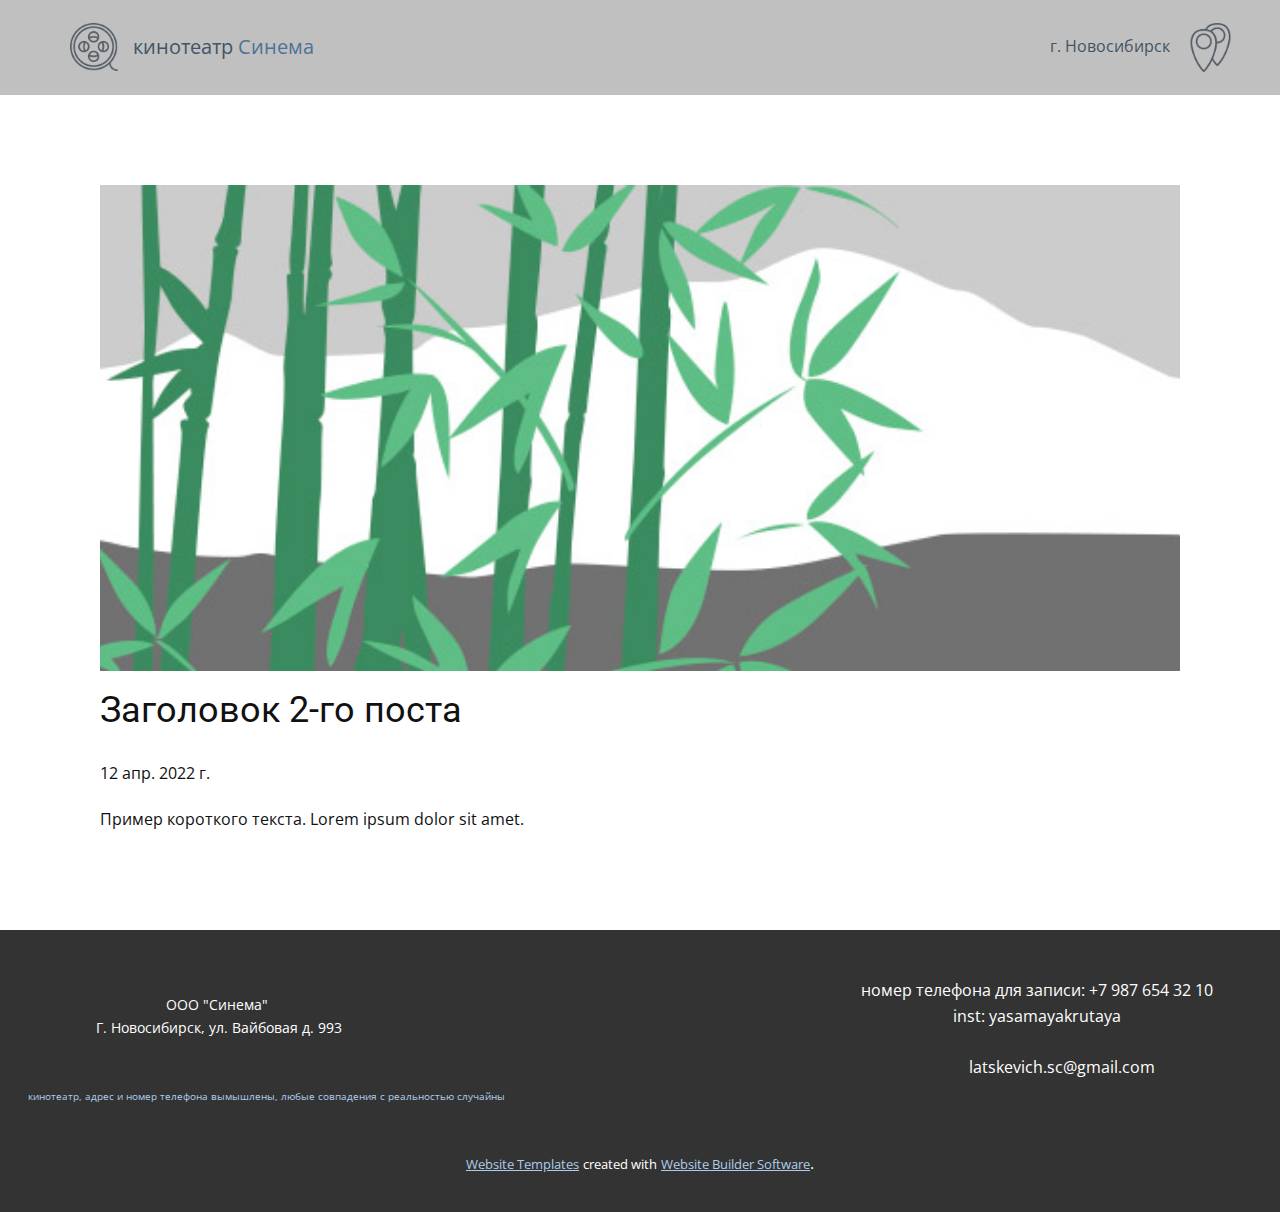
<file: пост-1.html>
<!doctype html>
<html style="font-size: 16px;"><head>
    <meta name="viewport" content="width=device-width, initial-scale=1.0">
    <meta charset="utf-8">
    <meta name="keywords" content="Заголовок 1-го поста">
    <meta name="description" content="">
    <meta name="page_type" content="np-template-header-footer-from-plugin">
    <title>Заголовок 2-го поста</title>
    <link rel="stylesheet" href="../nicepage.css" media="screen">
<link rel="stylesheet" href="../Post-Template.css" media="screen">
    <script class="u-script" type="text/javascript" src="../jquery.js" defer=""></script>
    <script class="u-script" type="text/javascript" src="../nicepage.js" defer=""></script>
    <meta name="generator" content="Nicepage 4.8.2, nicepage.com">
    <link id="u-theme-google-font" rel="stylesheet" href="https://fonts.googleapis.com/css?family=Roboto:100,100i,300,300i,400,400i,500,500i,700,700i,900,900i|Open+Sans:300,300i,400,400i,500,500i,600,600i,700,700i,800,800i">
    
    
    <script type="application/ld+json">{
		"@context": "http://schema.org",
		"@type": "Organization",
		"name": ""
}</script>
    <meta name="theme-color" content="#478ac9">
  </head>
  <body class="u-body u-xl-mode"><header class="u-clearfix u-grey-25 u-header u-header" id="sec-9307"><div class="u-clearfix u-sheet u-valign-middle u-sheet-1"><span class="u-file-icon u-icon u-text-palette-5-dark-2 u-icon-1"><img src="../images/1.png" alt=""></span><span class="u-file-icon u-icon u-text-palette-5-dark-2 u-icon-2"><img src="../images/2.png" alt=""></span>
        <p class="u-text u-text-default u-text-palette-1-dark-2 u-text-1">
          <span style="font-size: 1rem;">г. Новосибирск</span>
        </p>
        <p class="u-text u-text-default u-text-palette-1-dark-1 u-text-2">
          <span class="u-text-palette-1-dark-2">кинотеатр </span>Синема
        </p>
      </div></header>
    <section class="u-align-center u-clearfix u-section-1" id="sec-ea1a">
      <div class="u-clearfix u-sheet u-valign-middle-md u-valign-middle-sm u-valign-middle-xs u-sheet-1"><!--post_details--><!--post_details_options_json--><!--{"source":""}--><!--/post_details_options_json--><!--blog_post-->
        <div class="u-container-style u-expanded-width u-post-details u-post-details-1">
          <div class="u-container-layout u-valign-middle u-container-layout-1"><!--blog_post_image-->
            <img alt="" class="u-blog-control u-expanded-width u-image u-image-default u-image-1" src="[data-uri]"><!--/blog_post_image--><!--blog_post_header-->
            <h2 class="u-blog-control u-text u-text-1">Заголовок 2-го поста</h2><!--/blog_post_header--><!--blog_post_metadata-->
            <div class="u-blog-control u-metadata u-metadata-1"><!--blog_post_metadata_date-->
              <span class="u-meta-date u-meta-icon">12 апр. 2022 г.</span><!--/blog_post_metadata_date--><!--blog_post_metadata_category-->
              <!--/blog_post_metadata_category--><!--blog_post_metadata_comments-->
              <!--/blog_post_metadata_comments-->
            </div><!--/blog_post_metadata--><!--blog_post_content-->
            <div class="u-align-justify u-blog-control u-post-content u-text u-text-2 fr-view">
  Пример короткого текста. Lorem ipsum dolor sit amet.
  </div><!--/blog_post_content-->
          </div>
        </div><!--/blog_post--><!--/post_details-->
      </div>
    </section>
    
    
    <footer class="u-align-center u-clearfix u-footer u-grey-80 u-footer" id="sec-77c7"><a href="../mailto:info@site.com" class="u-active-none u-bottom-left-radius-0 u-bottom-right-radius-0 u-btn u-btn-rectangle u-button-style u-hover-none u-none u-radius-0 u-text-grey-10 u-top-left-radius-0 u-top-right-radius-0 u-btn-1"> &nbsp;</a><p class="u-text u-text-1">номер телефона для записи: +7 987 654 32 10<br>inst: yasamayakrutaya<br>
        <br>
      </p><p class="u-small-text u-text u-text-variant u-text-2">ООО "Синема"&nbsp;<br>Г. Новосибирск, ул. Вайбовая д. 993
      </p><p class="u-text u-text-3">latskevich.sc@gmail.com</p><p class="u-text u-text-palette-1-light-2 u-text-4">кинотеатр, адрес и номер телефона вымышлены, любые совпадения с реальностью случайны</p></footer>
    <section class="u-backlink u-clearfix u-grey-80">
      <a class="u-link" href="https://nicepage.com/website-templates" target="_blank">
        <span>Website Templates</span>
      </a>
      <p class="u-text">
        <span>created with</span>
      </p>
      <a class="u-link" href="" target="_blank">
        <span>Website Builder Software</span>
      </a>. 
    </section>
  
</body></html>
</file>
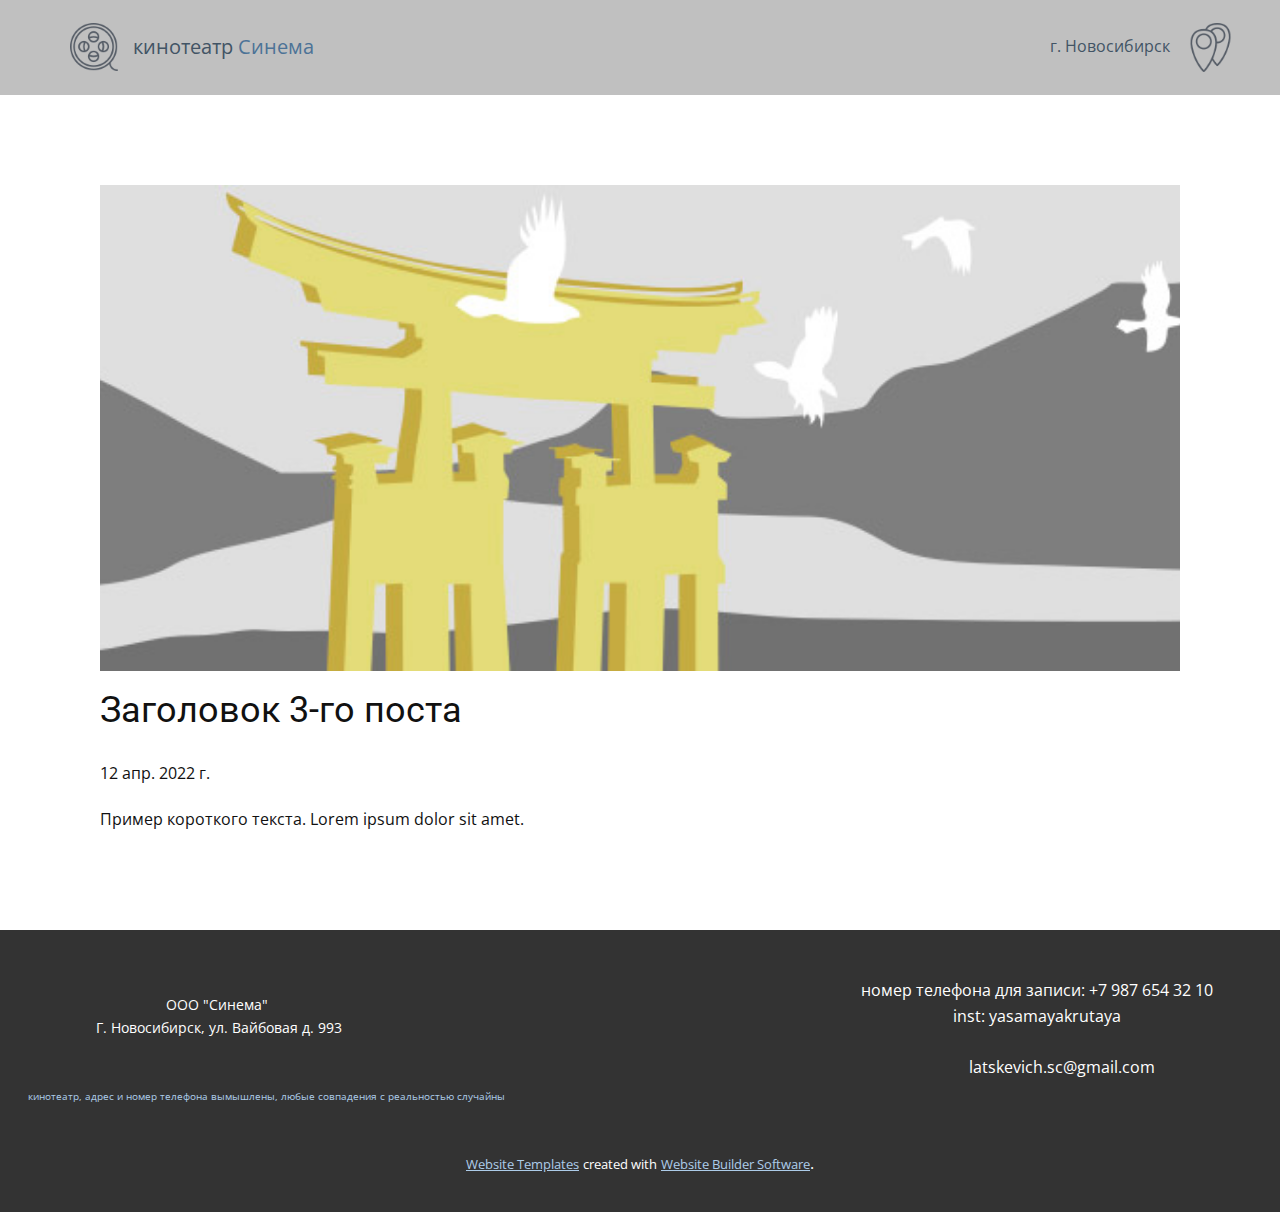
<file: пост-2.html>
<!doctype html>
<html style="font-size: 16px;"><head>
    <meta name="viewport" content="width=device-width, initial-scale=1.0">
    <meta charset="utf-8">
    <meta name="keywords" content="Заголовок 1-го поста">
    <meta name="description" content="">
    <meta name="page_type" content="np-template-header-footer-from-plugin">
    <title>Заголовок 3-го поста</title>
    <link rel="stylesheet" href="../nicepage.css" media="screen">
<link rel="stylesheet" href="../Post-Template.css" media="screen">
    <script class="u-script" type="text/javascript" src="../jquery.js" defer=""></script>
    <script class="u-script" type="text/javascript" src="../nicepage.js" defer=""></script>
    <meta name="generator" content="Nicepage 4.8.2, nicepage.com">
    <link id="u-theme-google-font" rel="stylesheet" href="https://fonts.googleapis.com/css?family=Roboto:100,100i,300,300i,400,400i,500,500i,700,700i,900,900i|Open+Sans:300,300i,400,400i,500,500i,600,600i,700,700i,800,800i">
    
    
    <script type="application/ld+json">{
		"@context": "http://schema.org",
		"@type": "Organization",
		"name": ""
}</script>
    <meta name="theme-color" content="#478ac9">
  </head>
  <body class="u-body u-xl-mode"><header class="u-clearfix u-grey-25 u-header u-header" id="sec-9307"><div class="u-clearfix u-sheet u-valign-middle u-sheet-1"><span class="u-file-icon u-icon u-text-palette-5-dark-2 u-icon-1"><img src="../images/1.png" alt=""></span><span class="u-file-icon u-icon u-text-palette-5-dark-2 u-icon-2"><img src="../images/2.png" alt=""></span>
        <p class="u-text u-text-default u-text-palette-1-dark-2 u-text-1">
          <span style="font-size: 1rem;">г. Новосибирск</span>
        </p>
        <p class="u-text u-text-default u-text-palette-1-dark-1 u-text-2">
          <span class="u-text-palette-1-dark-2">кинотеатр </span>Синема
        </p>
      </div></header>
    <section class="u-align-center u-clearfix u-section-1" id="sec-ea1a">
      <div class="u-clearfix u-sheet u-valign-middle-md u-valign-middle-sm u-valign-middle-xs u-sheet-1"><!--post_details--><!--post_details_options_json--><!--{"source":""}--><!--/post_details_options_json--><!--blog_post-->
        <div class="u-container-style u-expanded-width u-post-details u-post-details-1">
          <div class="u-container-layout u-valign-middle u-container-layout-1"><!--blog_post_image-->
            <img alt="" class="u-blog-control u-expanded-width u-image u-image-default u-image-1" src="[data-uri]"><!--/blog_post_image--><!--blog_post_header-->
            <h2 class="u-blog-control u-text u-text-1">Заголовок 3-го поста</h2><!--/blog_post_header--><!--blog_post_metadata-->
            <div class="u-blog-control u-metadata u-metadata-1"><!--blog_post_metadata_date-->
              <span class="u-meta-date u-meta-icon">12 апр. 2022 г.</span><!--/blog_post_metadata_date--><!--blog_post_metadata_category-->
              <!--/blog_post_metadata_category--><!--blog_post_metadata_comments-->
              <!--/blog_post_metadata_comments-->
            </div><!--/blog_post_metadata--><!--blog_post_content-->
            <div class="u-align-justify u-blog-control u-post-content u-text u-text-2 fr-view">
  Пример короткого текста. Lorem ipsum dolor sit amet.
  </div><!--/blog_post_content-->
          </div>
        </div><!--/blog_post--><!--/post_details-->
      </div>
    </section>
    
    
    <footer class="u-align-center u-clearfix u-footer u-grey-80 u-footer" id="sec-77c7"><a href="../mailto:info@site.com" class="u-active-none u-bottom-left-radius-0 u-bottom-right-radius-0 u-btn u-btn-rectangle u-button-style u-hover-none u-none u-radius-0 u-text-grey-10 u-top-left-radius-0 u-top-right-radius-0 u-btn-1"> &nbsp;</a><p class="u-text u-text-1">номер телефона для записи: +7 987 654 32 10<br>inst: yasamayakrutaya<br>
        <br>
      </p><p class="u-small-text u-text u-text-variant u-text-2">ООО "Синема"&nbsp;<br>Г. Новосибирск, ул. Вайбовая д. 993
      </p><p class="u-text u-text-3">latskevich.sc@gmail.com</p><p class="u-text u-text-palette-1-light-2 u-text-4">кинотеатр, адрес и номер телефона вымышлены, любые совпадения с реальностью случайны</p></footer>
    <section class="u-backlink u-clearfix u-grey-80">
      <a class="u-link" href="https://nicepage.com/website-templates" target="_blank">
        <span>Website Templates</span>
      </a>
      <p class="u-text">
        <span>created with</span>
      </p>
      <a class="u-link" href="" target="_blank">
        <span>Website Builder Software</span>
      </a>. 
    </section>
  
</body></html>
</file>
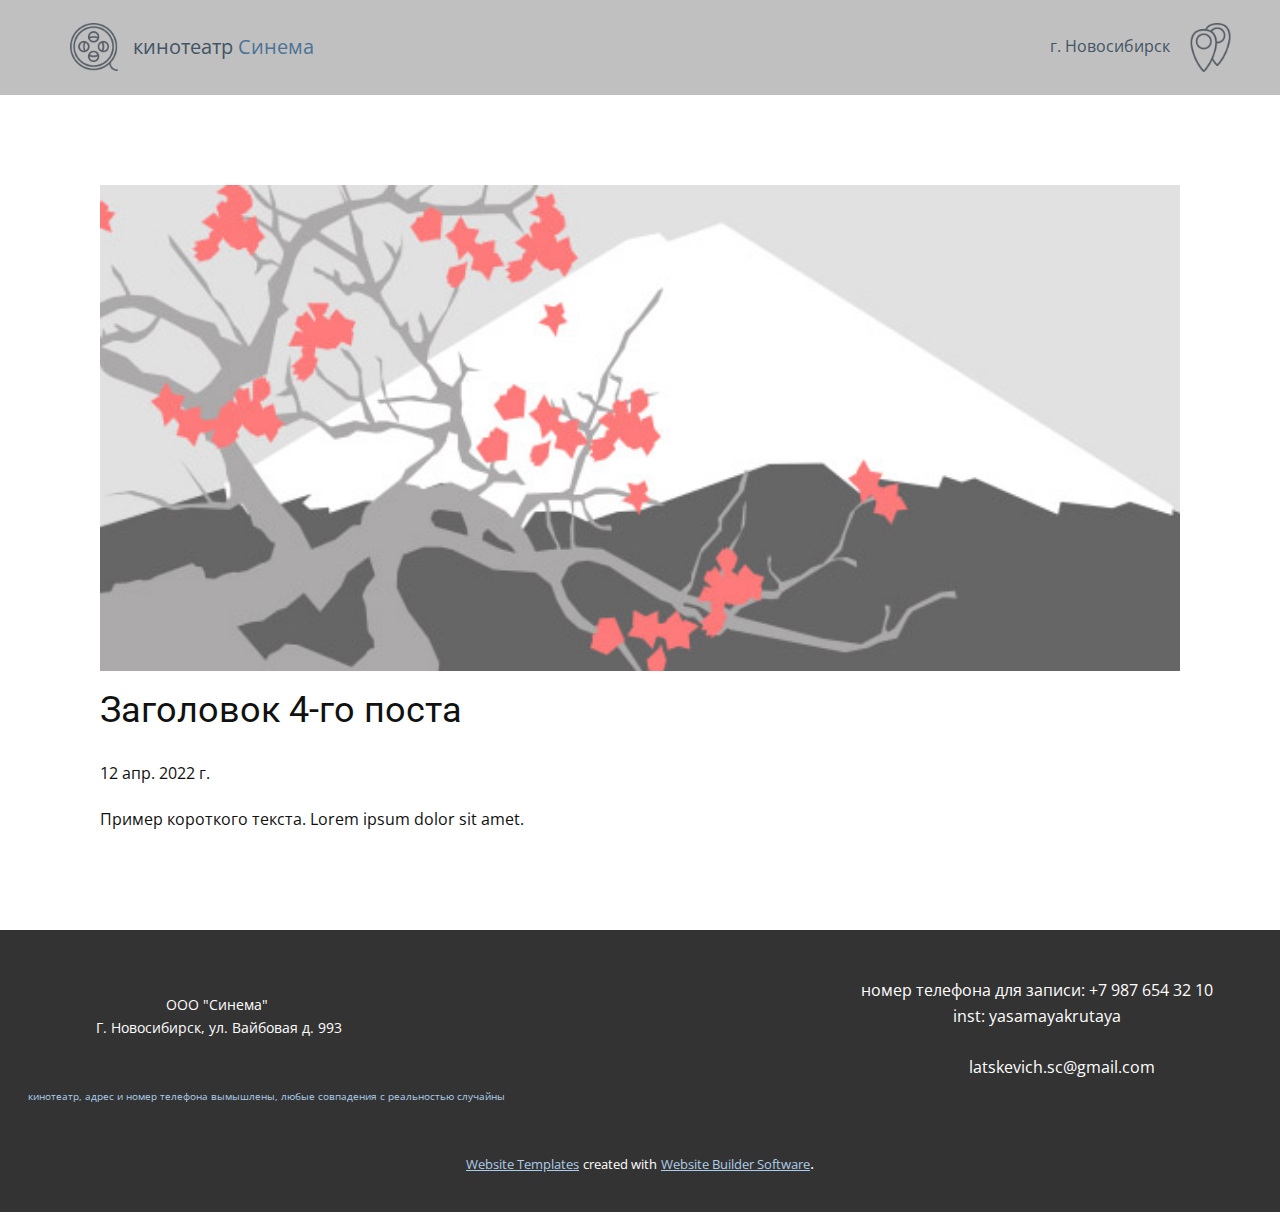
<file: пост-3.html>
<!doctype html>
<html style="font-size: 16px;"><head>
    <meta name="viewport" content="width=device-width, initial-scale=1.0">
    <meta charset="utf-8">
    <meta name="keywords" content="Заголовок 1-го поста">
    <meta name="description" content="">
    <meta name="page_type" content="np-template-header-footer-from-plugin">
    <title>Заголовок 4-го поста</title>
    <link rel="stylesheet" href="../nicepage.css" media="screen">
<link rel="stylesheet" href="../Post-Template.css" media="screen">
    <script class="u-script" type="text/javascript" src="../jquery.js" defer=""></script>
    <script class="u-script" type="text/javascript" src="../nicepage.js" defer=""></script>
    <meta name="generator" content="Nicepage 4.8.2, nicepage.com">
    <link id="u-theme-google-font" rel="stylesheet" href="https://fonts.googleapis.com/css?family=Roboto:100,100i,300,300i,400,400i,500,500i,700,700i,900,900i|Open+Sans:300,300i,400,400i,500,500i,600,600i,700,700i,800,800i">
    
    
    <script type="application/ld+json">{
		"@context": "http://schema.org",
		"@type": "Organization",
		"name": ""
}</script>
    <meta name="theme-color" content="#478ac9">
  </head>
  <body class="u-body u-xl-mode"><header class="u-clearfix u-grey-25 u-header u-header" id="sec-9307"><div class="u-clearfix u-sheet u-valign-middle u-sheet-1"><span class="u-file-icon u-icon u-text-palette-5-dark-2 u-icon-1"><img src="../images/1.png" alt=""></span><span class="u-file-icon u-icon u-text-palette-5-dark-2 u-icon-2"><img src="../images/2.png" alt=""></span>
        <p class="u-text u-text-default u-text-palette-1-dark-2 u-text-1">
          <span style="font-size: 1rem;">г. Новосибирск</span>
        </p>
        <p class="u-text u-text-default u-text-palette-1-dark-1 u-text-2">
          <span class="u-text-palette-1-dark-2">кинотеатр </span>Синема
        </p>
      </div></header>
    <section class="u-align-center u-clearfix u-section-1" id="sec-ea1a">
      <div class="u-clearfix u-sheet u-valign-middle-md u-valign-middle-sm u-valign-middle-xs u-sheet-1"><!--post_details--><!--post_details_options_json--><!--{"source":""}--><!--/post_details_options_json--><!--blog_post-->
        <div class="u-container-style u-expanded-width u-post-details u-post-details-1">
          <div class="u-container-layout u-valign-middle u-container-layout-1"><!--blog_post_image-->
            <img alt="" class="u-blog-control u-expanded-width u-image u-image-default u-image-1" src="[data-uri]"><!--/blog_post_image--><!--blog_post_header-->
            <h2 class="u-blog-control u-text u-text-1">Заголовок 4-го поста</h2><!--/blog_post_header--><!--blog_post_metadata-->
            <div class="u-blog-control u-metadata u-metadata-1"><!--blog_post_metadata_date-->
              <span class="u-meta-date u-meta-icon">12 апр. 2022 г.</span><!--/blog_post_metadata_date--><!--blog_post_metadata_category-->
              <!--/blog_post_metadata_category--><!--blog_post_metadata_comments-->
              <!--/blog_post_metadata_comments-->
            </div><!--/blog_post_metadata--><!--blog_post_content-->
            <div class="u-align-justify u-blog-control u-post-content u-text u-text-2 fr-view">
  Пример короткого текста. Lorem ipsum dolor sit amet.
  </div><!--/blog_post_content-->
          </div>
        </div><!--/blog_post--><!--/post_details-->
      </div>
    </section>
    
    
    <footer class="u-align-center u-clearfix u-footer u-grey-80 u-footer" id="sec-77c7"><a href="../mailto:info@site.com" class="u-active-none u-bottom-left-radius-0 u-bottom-right-radius-0 u-btn u-btn-rectangle u-button-style u-hover-none u-none u-radius-0 u-text-grey-10 u-top-left-radius-0 u-top-right-radius-0 u-btn-1"> &nbsp;</a><p class="u-text u-text-1">номер телефона для записи: +7 987 654 32 10<br>inst: yasamayakrutaya<br>
        <br>
      </p><p class="u-small-text u-text u-text-variant u-text-2">ООО "Синема"&nbsp;<br>Г. Новосибирск, ул. Вайбовая д. 993
      </p><p class="u-text u-text-3">latskevich.sc@gmail.com</p><p class="u-text u-text-palette-1-light-2 u-text-4">кинотеатр, адрес и номер телефона вымышлены, любые совпадения с реальностью случайны</p></footer>
    <section class="u-backlink u-clearfix u-grey-80">
      <a class="u-link" href="https://nicepage.com/website-templates" target="_blank">
        <span>Website Templates</span>
      </a>
      <p class="u-text">
        <span>created with</span>
      </p>
      <a class="u-link" href="" target="_blank">
        <span>Website Builder Software</span>
      </a>. 
    </section>
  
</body></html>
</file>
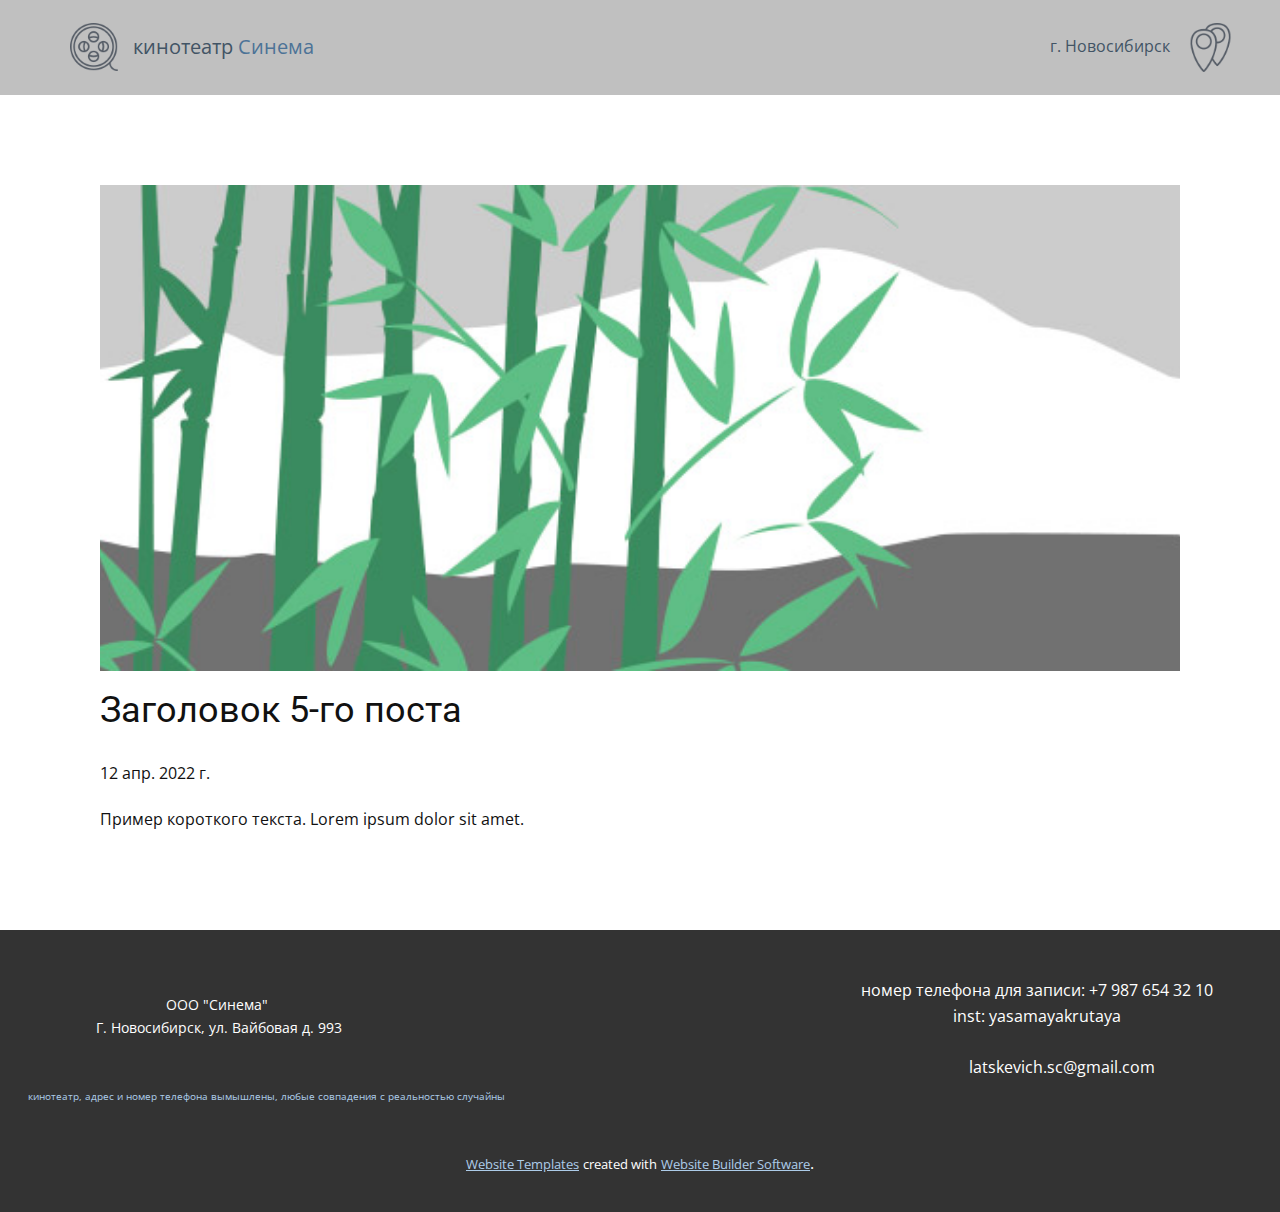
<file: пост-4.html>
<!doctype html>
<html style="font-size: 16px;"><head>
    <meta name="viewport" content="width=device-width, initial-scale=1.0">
    <meta charset="utf-8">
    <meta name="keywords" content="Заголовок 1-го поста">
    <meta name="description" content="">
    <meta name="page_type" content="np-template-header-footer-from-plugin">
    <title>Заголовок 5-го поста</title>
    <link rel="stylesheet" href="../nicepage.css" media="screen">
<link rel="stylesheet" href="../Post-Template.css" media="screen">
    <script class="u-script" type="text/javascript" src="../jquery.js" defer=""></script>
    <script class="u-script" type="text/javascript" src="../nicepage.js" defer=""></script>
    <meta name="generator" content="Nicepage 4.8.2, nicepage.com">
    <link id="u-theme-google-font" rel="stylesheet" href="https://fonts.googleapis.com/css?family=Roboto:100,100i,300,300i,400,400i,500,500i,700,700i,900,900i|Open+Sans:300,300i,400,400i,500,500i,600,600i,700,700i,800,800i">
    
    
    <script type="application/ld+json">{
		"@context": "http://schema.org",
		"@type": "Organization",
		"name": ""
}</script>
    <meta name="theme-color" content="#478ac9">
  </head>
  <body class="u-body u-xl-mode"><header class="u-clearfix u-grey-25 u-header u-header" id="sec-9307"><div class="u-clearfix u-sheet u-valign-middle u-sheet-1"><span class="u-file-icon u-icon u-text-palette-5-dark-2 u-icon-1"><img src="../images/1.png" alt=""></span><span class="u-file-icon u-icon u-text-palette-5-dark-2 u-icon-2"><img src="../images/2.png" alt=""></span>
        <p class="u-text u-text-default u-text-palette-1-dark-2 u-text-1">
          <span style="font-size: 1rem;">г. Новосибирск</span>
        </p>
        <p class="u-text u-text-default u-text-palette-1-dark-1 u-text-2">
          <span class="u-text-palette-1-dark-2">кинотеатр </span>Синема
        </p>
      </div></header>
    <section class="u-align-center u-clearfix u-section-1" id="sec-ea1a">
      <div class="u-clearfix u-sheet u-valign-middle-md u-valign-middle-sm u-valign-middle-xs u-sheet-1"><!--post_details--><!--post_details_options_json--><!--{"source":""}--><!--/post_details_options_json--><!--blog_post-->
        <div class="u-container-style u-expanded-width u-post-details u-post-details-1">
          <div class="u-container-layout u-valign-middle u-container-layout-1"><!--blog_post_image-->
            <img alt="" class="u-blog-control u-expanded-width u-image u-image-default u-image-1" src="[data-uri]"><!--/blog_post_image--><!--blog_post_header-->
            <h2 class="u-blog-control u-text u-text-1">Заголовок 5-го поста</h2><!--/blog_post_header--><!--blog_post_metadata-->
            <div class="u-blog-control u-metadata u-metadata-1"><!--blog_post_metadata_date-->
              <span class="u-meta-date u-meta-icon">12 апр. 2022 г.</span><!--/blog_post_metadata_date--><!--blog_post_metadata_category-->
              <!--/blog_post_metadata_category--><!--blog_post_metadata_comments-->
              <!--/blog_post_metadata_comments-->
            </div><!--/blog_post_metadata--><!--blog_post_content-->
            <div class="u-align-justify u-blog-control u-post-content u-text u-text-2 fr-view">
  Пример короткого текста. Lorem ipsum dolor sit amet.
  </div><!--/blog_post_content-->
          </div>
        </div><!--/blog_post--><!--/post_details-->
      </div>
    </section>
    
    
    <footer class="u-align-center u-clearfix u-footer u-grey-80 u-footer" id="sec-77c7"><a href="../mailto:info@site.com" class="u-active-none u-bottom-left-radius-0 u-bottom-right-radius-0 u-btn u-btn-rectangle u-button-style u-hover-none u-none u-radius-0 u-text-grey-10 u-top-left-radius-0 u-top-right-radius-0 u-btn-1"> &nbsp;</a><p class="u-text u-text-1">номер телефона для записи: +7 987 654 32 10<br>inst: yasamayakrutaya<br>
        <br>
      </p><p class="u-small-text u-text u-text-variant u-text-2">ООО "Синема"&nbsp;<br>Г. Новосибирск, ул. Вайбовая д. 993
      </p><p class="u-text u-text-3">latskevich.sc@gmail.com</p><p class="u-text u-text-palette-1-light-2 u-text-4">кинотеатр, адрес и номер телефона вымышлены, любые совпадения с реальностью случайны</p></footer>
    <section class="u-backlink u-clearfix u-grey-80">
      <a class="u-link" href="https://nicepage.com/website-templates" target="_blank">
        <span>Website Templates</span>
      </a>
      <p class="u-text">
        <span>created with</span>
      </p>
      <a class="u-link" href="" target="_blank">
        <span>Website Builder Software</span>
      </a>. 
    </section>
  
</body></html>
</file>
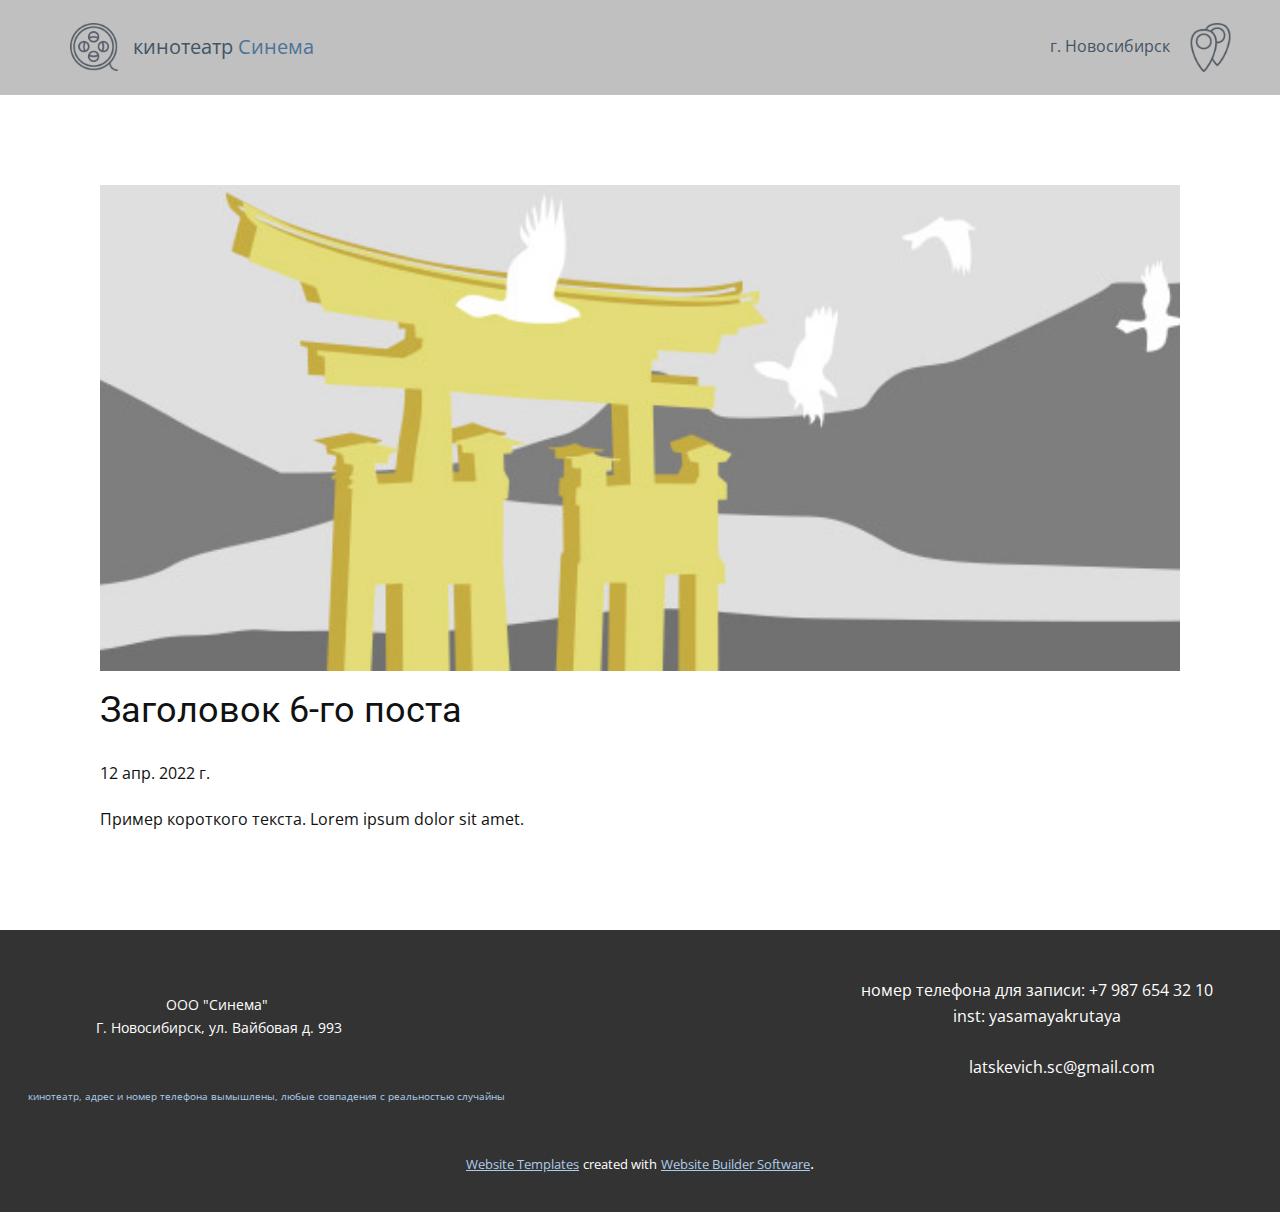
<file: пост-5.html>
<!doctype html>
<html style="font-size: 16px;"><head>
    <meta name="viewport" content="width=device-width, initial-scale=1.0">
    <meta charset="utf-8">
    <meta name="keywords" content="Заголовок 1-го поста">
    <meta name="description" content="">
    <meta name="page_type" content="np-template-header-footer-from-plugin">
    <title>Заголовок 6-го поста</title>
    <link rel="stylesheet" href="../nicepage.css" media="screen">
<link rel="stylesheet" href="../Post-Template.css" media="screen">
    <script class="u-script" type="text/javascript" src="../jquery.js" defer=""></script>
    <script class="u-script" type="text/javascript" src="../nicepage.js" defer=""></script>
    <meta name="generator" content="Nicepage 4.8.2, nicepage.com">
    <link id="u-theme-google-font" rel="stylesheet" href="https://fonts.googleapis.com/css?family=Roboto:100,100i,300,300i,400,400i,500,500i,700,700i,900,900i|Open+Sans:300,300i,400,400i,500,500i,600,600i,700,700i,800,800i">
    
    
    <script type="application/ld+json">{
		"@context": "http://schema.org",
		"@type": "Organization",
		"name": ""
}</script>
    <meta name="theme-color" content="#478ac9">
  </head>
  <body class="u-body u-xl-mode"><header class="u-clearfix u-grey-25 u-header u-header" id="sec-9307"><div class="u-clearfix u-sheet u-valign-middle u-sheet-1"><span class="u-file-icon u-icon u-text-palette-5-dark-2 u-icon-1"><img src="../images/1.png" alt=""></span><span class="u-file-icon u-icon u-text-palette-5-dark-2 u-icon-2"><img src="../images/2.png" alt=""></span>
        <p class="u-text u-text-default u-text-palette-1-dark-2 u-text-1">
          <span style="font-size: 1rem;">г. Новосибирск</span>
        </p>
        <p class="u-text u-text-default u-text-palette-1-dark-1 u-text-2">
          <span class="u-text-palette-1-dark-2">кинотеатр </span>Синема
        </p>
      </div></header>
    <section class="u-align-center u-clearfix u-section-1" id="sec-ea1a">
      <div class="u-clearfix u-sheet u-valign-middle-md u-valign-middle-sm u-valign-middle-xs u-sheet-1"><!--post_details--><!--post_details_options_json--><!--{"source":""}--><!--/post_details_options_json--><!--blog_post-->
        <div class="u-container-style u-expanded-width u-post-details u-post-details-1">
          <div class="u-container-layout u-valign-middle u-container-layout-1"><!--blog_post_image-->
            <img alt="" class="u-blog-control u-expanded-width u-image u-image-default u-image-1" src="[data-uri]"><!--/blog_post_image--><!--blog_post_header-->
            <h2 class="u-blog-control u-text u-text-1">Заголовок 6-го поста</h2><!--/blog_post_header--><!--blog_post_metadata-->
            <div class="u-blog-control u-metadata u-metadata-1"><!--blog_post_metadata_date-->
              <span class="u-meta-date u-meta-icon">12 апр. 2022 г.</span><!--/blog_post_metadata_date--><!--blog_post_metadata_category-->
              <!--/blog_post_metadata_category--><!--blog_post_metadata_comments-->
              <!--/blog_post_metadata_comments-->
            </div><!--/blog_post_metadata--><!--blog_post_content-->
            <div class="u-align-justify u-blog-control u-post-content u-text u-text-2 fr-view">
  Пример короткого текста. Lorem ipsum dolor sit amet.
  </div><!--/blog_post_content-->
          </div>
        </div><!--/blog_post--><!--/post_details-->
      </div>
    </section>
    
    
    <footer class="u-align-center u-clearfix u-footer u-grey-80 u-footer" id="sec-77c7"><a href="../mailto:info@site.com" class="u-active-none u-bottom-left-radius-0 u-bottom-right-radius-0 u-btn u-btn-rectangle u-button-style u-hover-none u-none u-radius-0 u-text-grey-10 u-top-left-radius-0 u-top-right-radius-0 u-btn-1"> &nbsp;</a><p class="u-text u-text-1">номер телефона для записи: +7 987 654 32 10<br>inst: yasamayakrutaya<br>
        <br>
      </p><p class="u-small-text u-text u-text-variant u-text-2">ООО "Синема"&nbsp;<br>Г. Новосибирск, ул. Вайбовая д. 993
      </p><p class="u-text u-text-3">latskevich.sc@gmail.com</p><p class="u-text u-text-palette-1-light-2 u-text-4">кинотеатр, адрес и номер телефона вымышлены, любые совпадения с реальностью случайны</p></footer>
    <section class="u-backlink u-clearfix u-grey-80">
      <a class="u-link" href="https://nicepage.com/website-templates" target="_blank">
        <span>Website Templates</span>
      </a>
      <p class="u-text">
        <span>created with</span>
      </p>
      <a class="u-link" href="" target="_blank">
        <span>Website Builder Software</span>
      </a>. 
    </section>
  
</body></html>
</file>
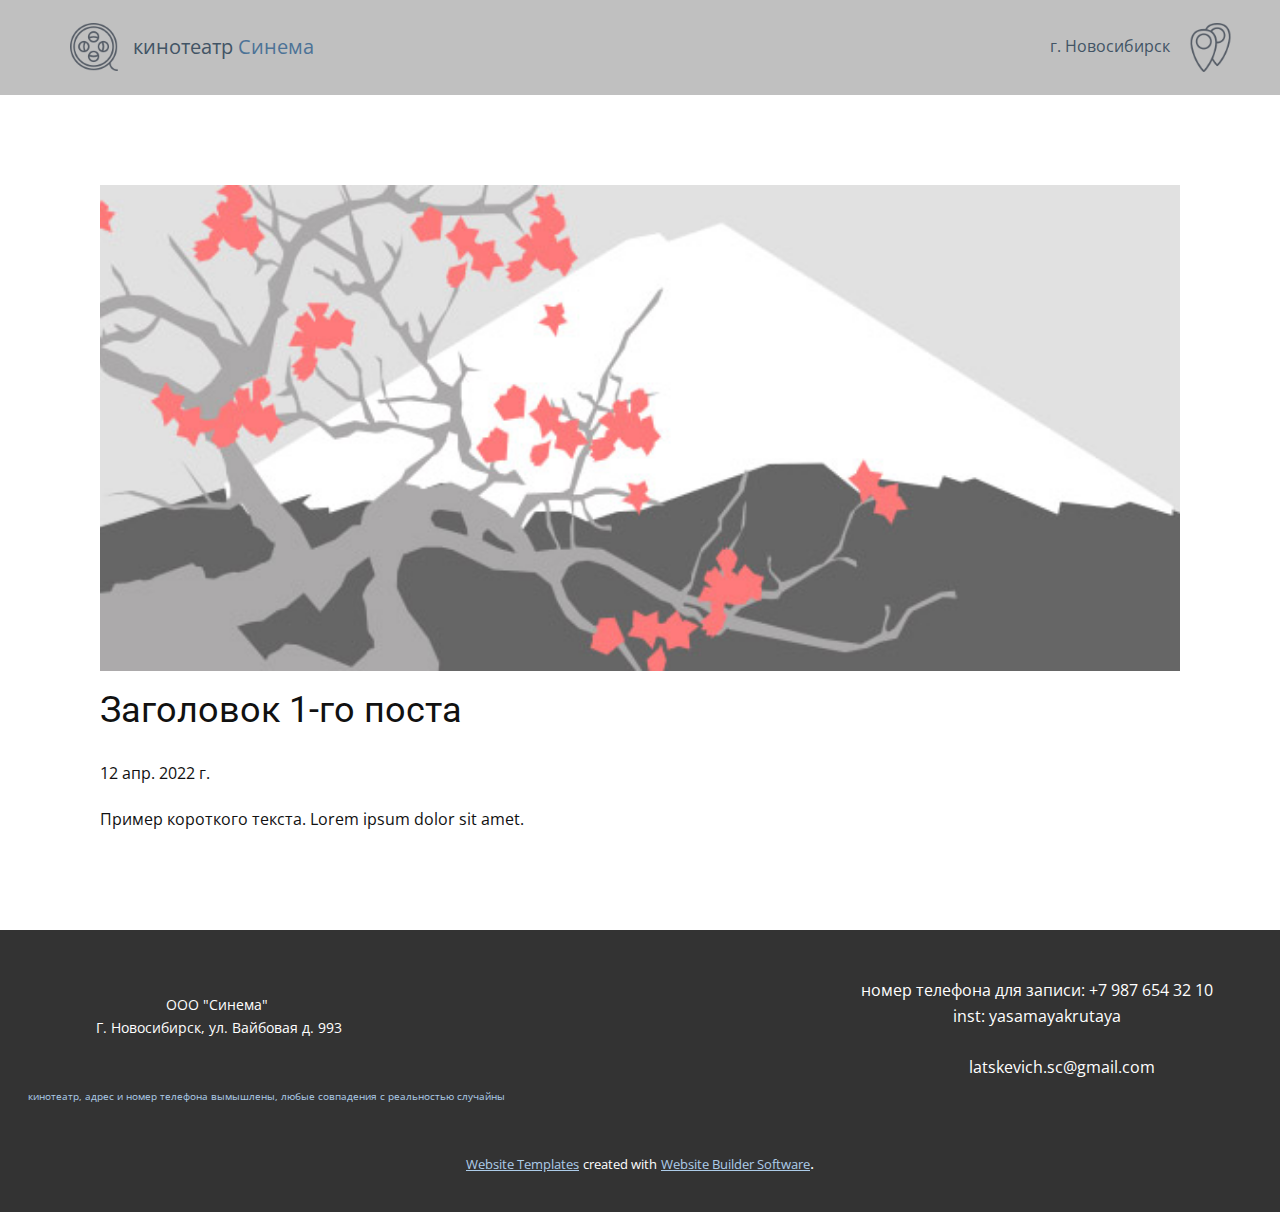
<file: пост.html>
<!doctype html>
<html style="font-size: 16px;"><head>
    <meta name="viewport" content="width=device-width, initial-scale=1.0">
    <meta charset="utf-8">
    <meta name="keywords" content="Заголовок 1-го поста">
    <meta name="description" content="">
    <meta name="page_type" content="np-template-header-footer-from-plugin">
    <title>Заголовок 1-го поста</title>
    <link rel="stylesheet" href="../nicepage.css" media="screen">
<link rel="stylesheet" href="../Post-Template.css" media="screen">
    <script class="u-script" type="text/javascript" src="../jquery.js" defer=""></script>
    <script class="u-script" type="text/javascript" src="../nicepage.js" defer=""></script>
    <meta name="generator" content="Nicepage 4.8.2, nicepage.com">
    <link id="u-theme-google-font" rel="stylesheet" href="https://fonts.googleapis.com/css?family=Roboto:100,100i,300,300i,400,400i,500,500i,700,700i,900,900i|Open+Sans:300,300i,400,400i,500,500i,600,600i,700,700i,800,800i">
    
    
    <script type="application/ld+json">{
		"@context": "http://schema.org",
		"@type": "Organization",
		"name": ""
}</script>
    <meta name="theme-color" content="#478ac9">
  </head>
  <body class="u-body u-xl-mode"><header class="u-clearfix u-grey-25 u-header u-header" id="sec-9307"><div class="u-clearfix u-sheet u-valign-middle u-sheet-1"><span class="u-file-icon u-icon u-text-palette-5-dark-2 u-icon-1"><img src="../images/1.png" alt=""></span><span class="u-file-icon u-icon u-text-palette-5-dark-2 u-icon-2"><img src="../images/2.png" alt=""></span>
        <p class="u-text u-text-default u-text-palette-1-dark-2 u-text-1">
          <span style="font-size: 1rem;">г. Новосибирск</span>
        </p>
        <p class="u-text u-text-default u-text-palette-1-dark-1 u-text-2">
          <span class="u-text-palette-1-dark-2">кинотеатр </span>Синема
        </p>
      </div></header>
    <section class="u-align-center u-clearfix u-section-1" id="sec-ea1a">
      <div class="u-clearfix u-sheet u-valign-middle-md u-valign-middle-sm u-valign-middle-xs u-sheet-1"><!--post_details--><!--post_details_options_json--><!--{"source":""}--><!--/post_details_options_json--><!--blog_post-->
        <div class="u-container-style u-expanded-width u-post-details u-post-details-1">
          <div class="u-container-layout u-valign-middle u-container-layout-1"><!--blog_post_image-->
            <img alt="" class="u-blog-control u-expanded-width u-image u-image-default u-image-1" src="[data-uri]"><!--/blog_post_image--><!--blog_post_header-->
            <h2 class="u-blog-control u-text u-text-1">Заголовок 1-го поста</h2><!--/blog_post_header--><!--blog_post_metadata-->
            <div class="u-blog-control u-metadata u-metadata-1"><!--blog_post_metadata_date-->
              <span class="u-meta-date u-meta-icon">12 апр. 2022 г.</span><!--/blog_post_metadata_date--><!--blog_post_metadata_category-->
              <!--/blog_post_metadata_category--><!--blog_post_metadata_comments-->
              <!--/blog_post_metadata_comments-->
            </div><!--/blog_post_metadata--><!--blog_post_content-->
            <div class="u-align-justify u-blog-control u-post-content u-text u-text-2 fr-view">
  Пример короткого текста. Lorem ipsum dolor sit amet.
  </div><!--/blog_post_content-->
          </div>
        </div><!--/blog_post--><!--/post_details-->
      </div>
    </section>
    
    
    <footer class="u-align-center u-clearfix u-footer u-grey-80 u-footer" id="sec-77c7"><a href="../mailto:info@site.com" class="u-active-none u-bottom-left-radius-0 u-bottom-right-radius-0 u-btn u-btn-rectangle u-button-style u-hover-none u-none u-radius-0 u-text-grey-10 u-top-left-radius-0 u-top-right-radius-0 u-btn-1"> &nbsp;</a><p class="u-text u-text-1">номер телефона для записи: +7 987 654 32 10<br>inst: yasamayakrutaya<br>
        <br>
      </p><p class="u-small-text u-text u-text-variant u-text-2">ООО "Синема"&nbsp;<br>Г. Новосибирск, ул. Вайбовая д. 993
      </p><p class="u-text u-text-3">latskevich.sc@gmail.com</p><p class="u-text u-text-palette-1-light-2 u-text-4">кинотеатр, адрес и номер телефона вымышлены, любые совпадения с реальностью случайны</p></footer>
    <section class="u-backlink u-clearfix u-grey-80">
      <a class="u-link" href="https://nicepage.com/website-templates" target="_blank">
        <span>Website Templates</span>
      </a>
      <p class="u-text">
        <span>created with</span>
      </p>
      <a class="u-link" href="" target="_blank">
        <span>Website Builder Software</span>
      </a>. 
    </section>
  
</body></html>
</file>
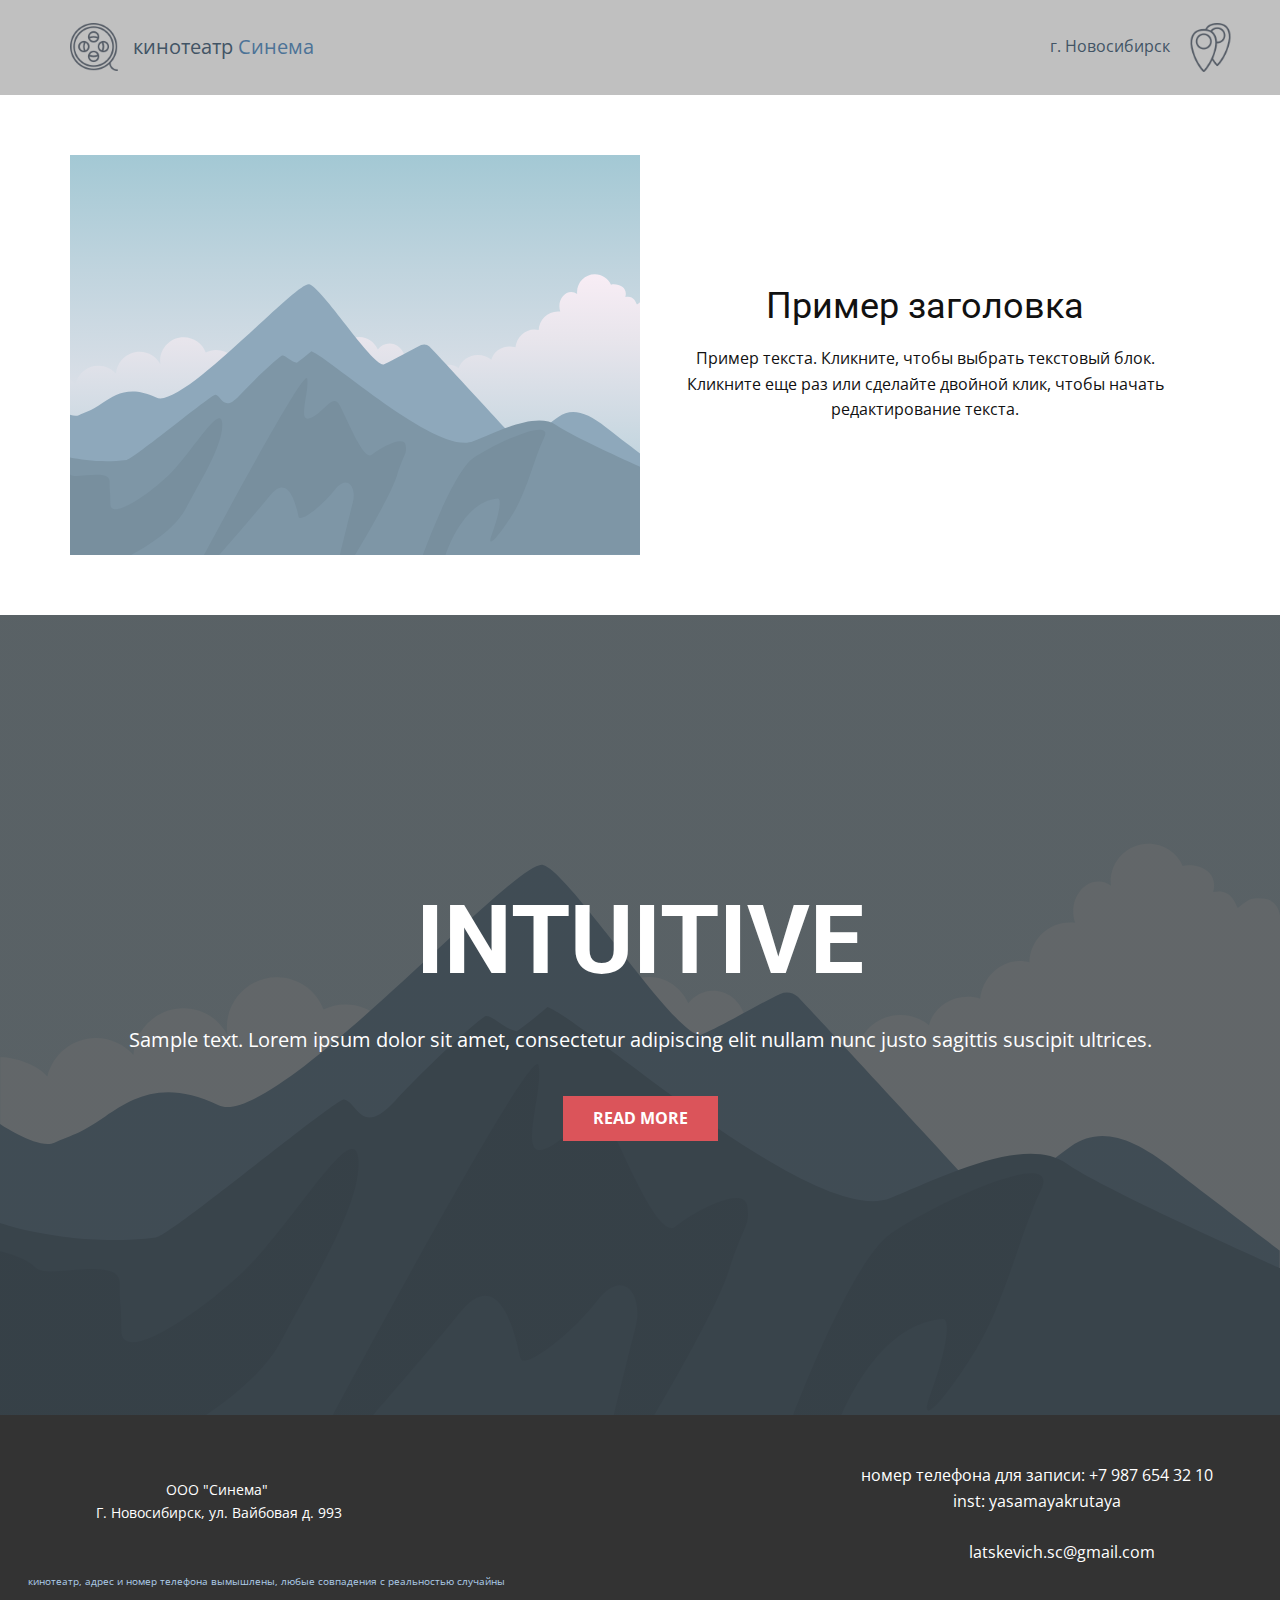
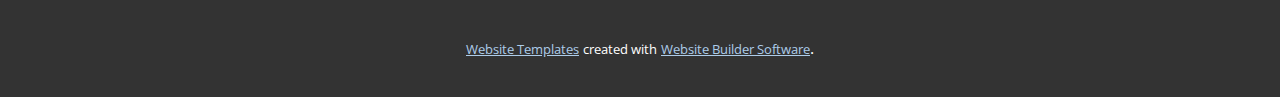
<file: Страница-1.html>
<!DOCTYPE html>
<html style="font-size: 16px;">
  <head>
    <meta name="viewport" content="width=device-width, initial-scale=1.0">
    <meta charset="utf-8">
    <meta name="keywords" content="INTUITIVE">
    <meta name="description" content="">
    <meta name="page_type" content="np-template-header-footer-from-plugin">
    <title>Страница 1</title>
    <link rel="stylesheet" href="nicepage.css" media="screen">
<link rel="stylesheet" href="Страница-1.css" media="screen">
    <script class="u-script" type="text/javascript" src="jquery.js" defer=""></script>
    <script class="u-script" type="text/javascript" src="nicepage.js" defer=""></script>
    <meta name="generator" content="Nicepage 4.8.2, nicepage.com">
    <link id="u-theme-google-font" rel="stylesheet" href="https://fonts.googleapis.com/css?family=Roboto:100,100i,300,300i,400,400i,500,500i,700,700i,900,900i|Open+Sans:300,300i,400,400i,500,500i,600,600i,700,700i,800,800i">
    
    
    
    <script type="application/ld+json">{
		"@context": "http://schema.org",
		"@type": "Organization",
		"name": ""
}</script>
    <meta name="theme-color" content="#478ac9">
    <meta property="og:title" content="Страница 1">
    <meta property="og:type" content="website">
  </head>
  <body class="u-body u-xl-mode"><header class="u-clearfix u-grey-25 u-header u-header" id="sec-9307"><div class="u-clearfix u-sheet u-valign-middle u-sheet-1"><span class="u-file-icon u-icon u-text-palette-5-dark-2 u-icon-1"><img src="images/1.png" alt=""></span><span class="u-file-icon u-icon u-text-palette-5-dark-2 u-icon-2"><img src="images/2.png" alt=""></span>
        <p class="u-text u-text-default u-text-palette-1-dark-2 u-text-1">
          <span style="font-size: 1rem;">г. Новосибирск</span>
        </p>
        <p class="u-text u-text-default u-text-palette-1-dark-1 u-text-2">
          <span class="u-text-palette-1-dark-2">кинотеатр </span>Синема
        </p>
      </div></header>
    <section class="u-clearfix u-section-1" id="sec-1a52">
      <div class="u-clearfix u-sheet u-sheet-1">
        <div class="u-clearfix u-expanded-width u-layout-wrap u-layout-wrap-1">
          <div class="u-layout">
            <div class="u-layout-row">
              <div class="u-container-style u-image u-layout-cell u-size-30 u-image-1" data-image-width="400" data-image-height="265">
                <div class="u-container-layout u-container-layout-1"></div>
              </div>
              <div class="u-align-center u-container-style u-layout-cell u-size-30 u-layout-cell-2">
                <div class="u-container-layout u-valign-middle u-container-layout-2">
                  <h2 class="u-text u-text-default u-text-1">Пример заголовка</h2>
                  <p class="u-text u-text-default u-text-2">Пример текста. Кликните, чтобы выбрать текстовый блок. Кликните еще раз или сделайте двойной клик, чтобы начать редактирование текста.</p>
                </div>
              </div>
            </div>
          </div>
        </div>
      </div>
    </section>
    <section class="u-align-center u-clearfix u-image u-shading u-section-2" src="" data-image-width="256" data-image-height="256" id="sec-f51c">
      <div class="u-clearfix u-sheet u-valign-middle u-sheet-1">
        <h1 class="u-text u-text-default u-title u-text-1">INTUITIVE</h1>
        <p class="u-large-text u-text u-text-default u-text-variant u-text-2">Sample text. Lorem ipsum dolor sit amet, consectetur adipiscing elit nullam nunc justo sagittis suscipit ultrices.</p>
        <a href="#" class="u-btn u-button-style u-palette-2-base u-btn-1">Read More</a>
      </div>
    </section>
    
    
    <footer class="u-align-center u-clearfix u-footer u-grey-80 u-footer" id="sec-77c7"><a href="mailto:info@site.com" class="u-active-none u-bottom-left-radius-0 u-bottom-right-radius-0 u-btn u-btn-rectangle u-button-style u-hover-none u-none u-radius-0 u-text-grey-10 u-top-left-radius-0 u-top-right-radius-0 u-btn-1"> &nbsp;</a><p class="u-text u-text-1">номер телефона для записи: +7 987 654 32 10<br>inst: yasamayakrutaya<br>
        <br>
      </p><p class="u-small-text u-text u-text-variant u-text-2">ООО "Синема"&nbsp;<br>Г. Новосибирск, ул. Вайбовая д. 993
      </p><p class="u-text u-text-3">latskevich.sc@gmail.com</p><p class="u-text u-text-palette-1-light-2 u-text-4">кинотеатр, адрес и номер телефона вымышлены, любые совпадения с реальностью случайны</p></footer>
    <section class="u-backlink u-clearfix u-grey-80">
      <a class="u-link" href="https://nicepage.com/website-templates" target="_blank">
        <span>Website Templates</span>
      </a>
      <p class="u-text">
        <span>created with</span>
      </p>
      <a class="u-link" href="" target="_blank">
        <span>Website Builder Software</span>
      </a>. 
    </section>
  </body>
</html>
</file>
